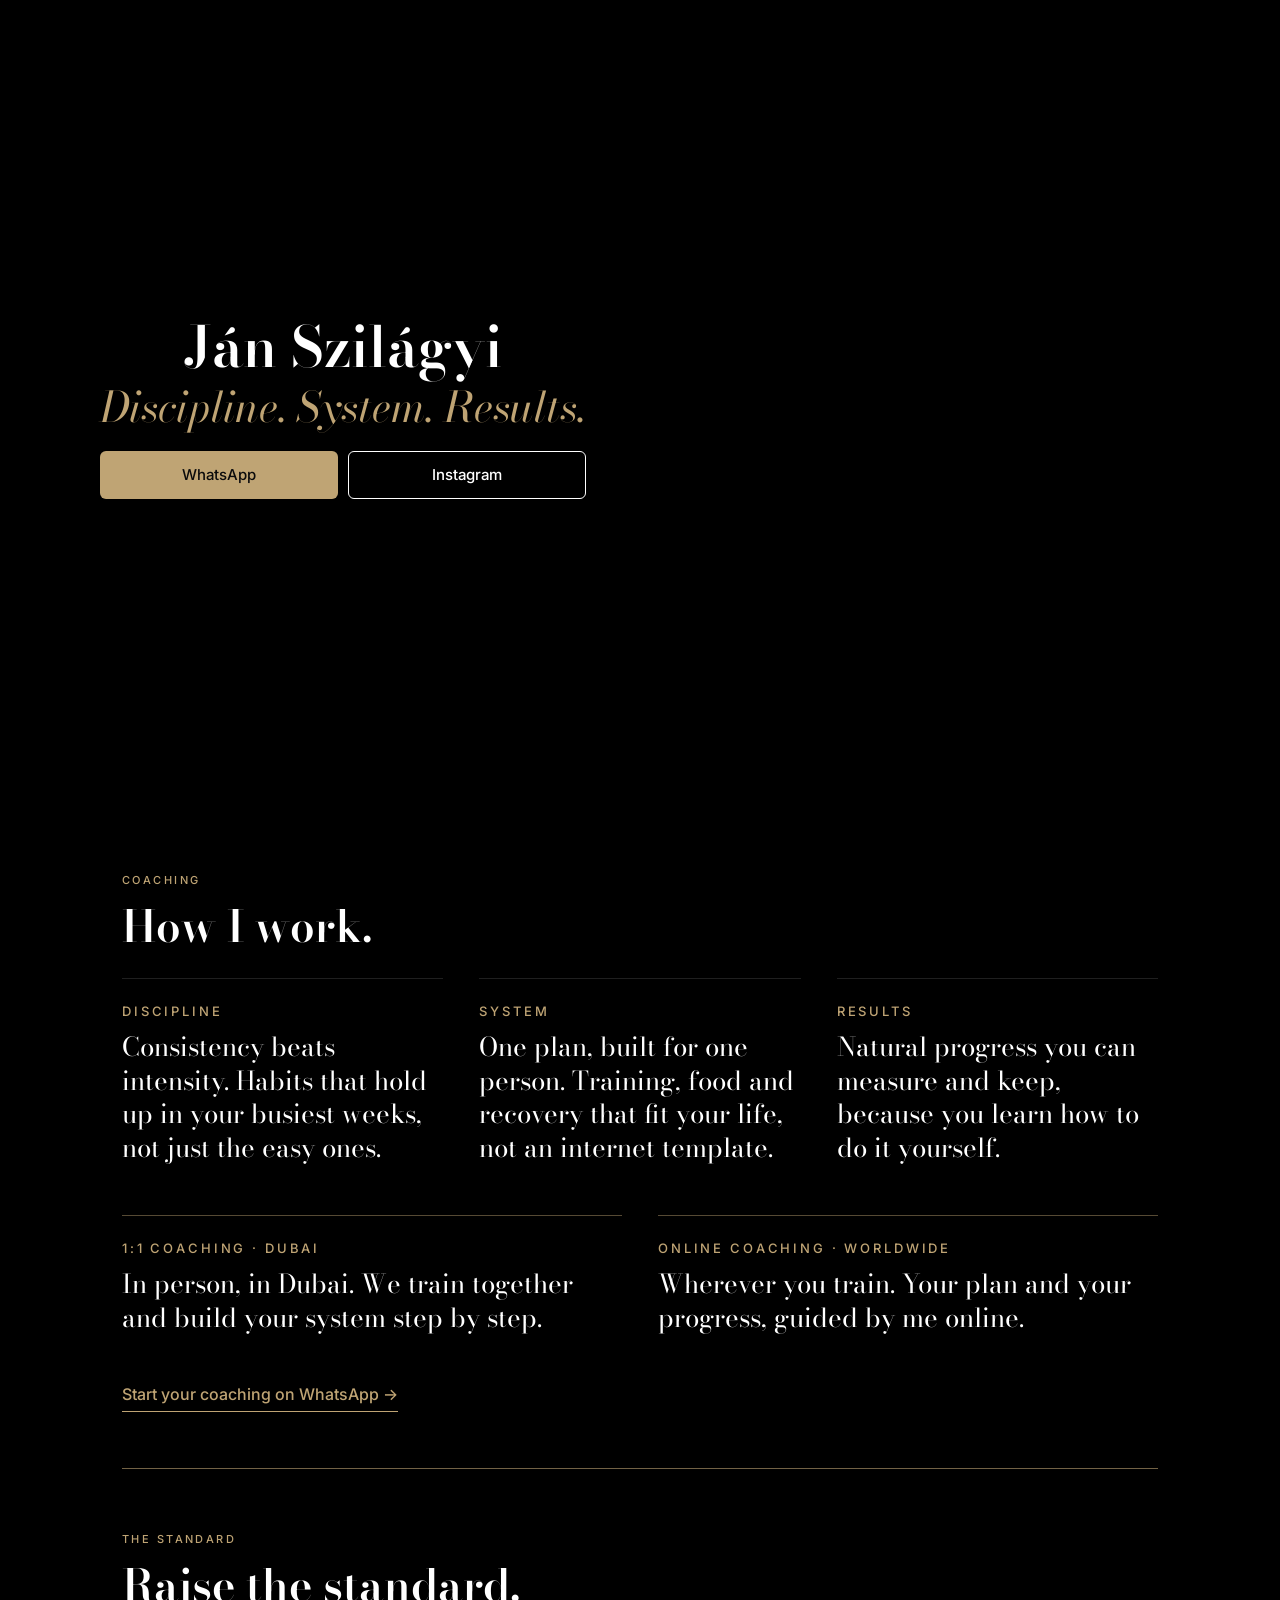
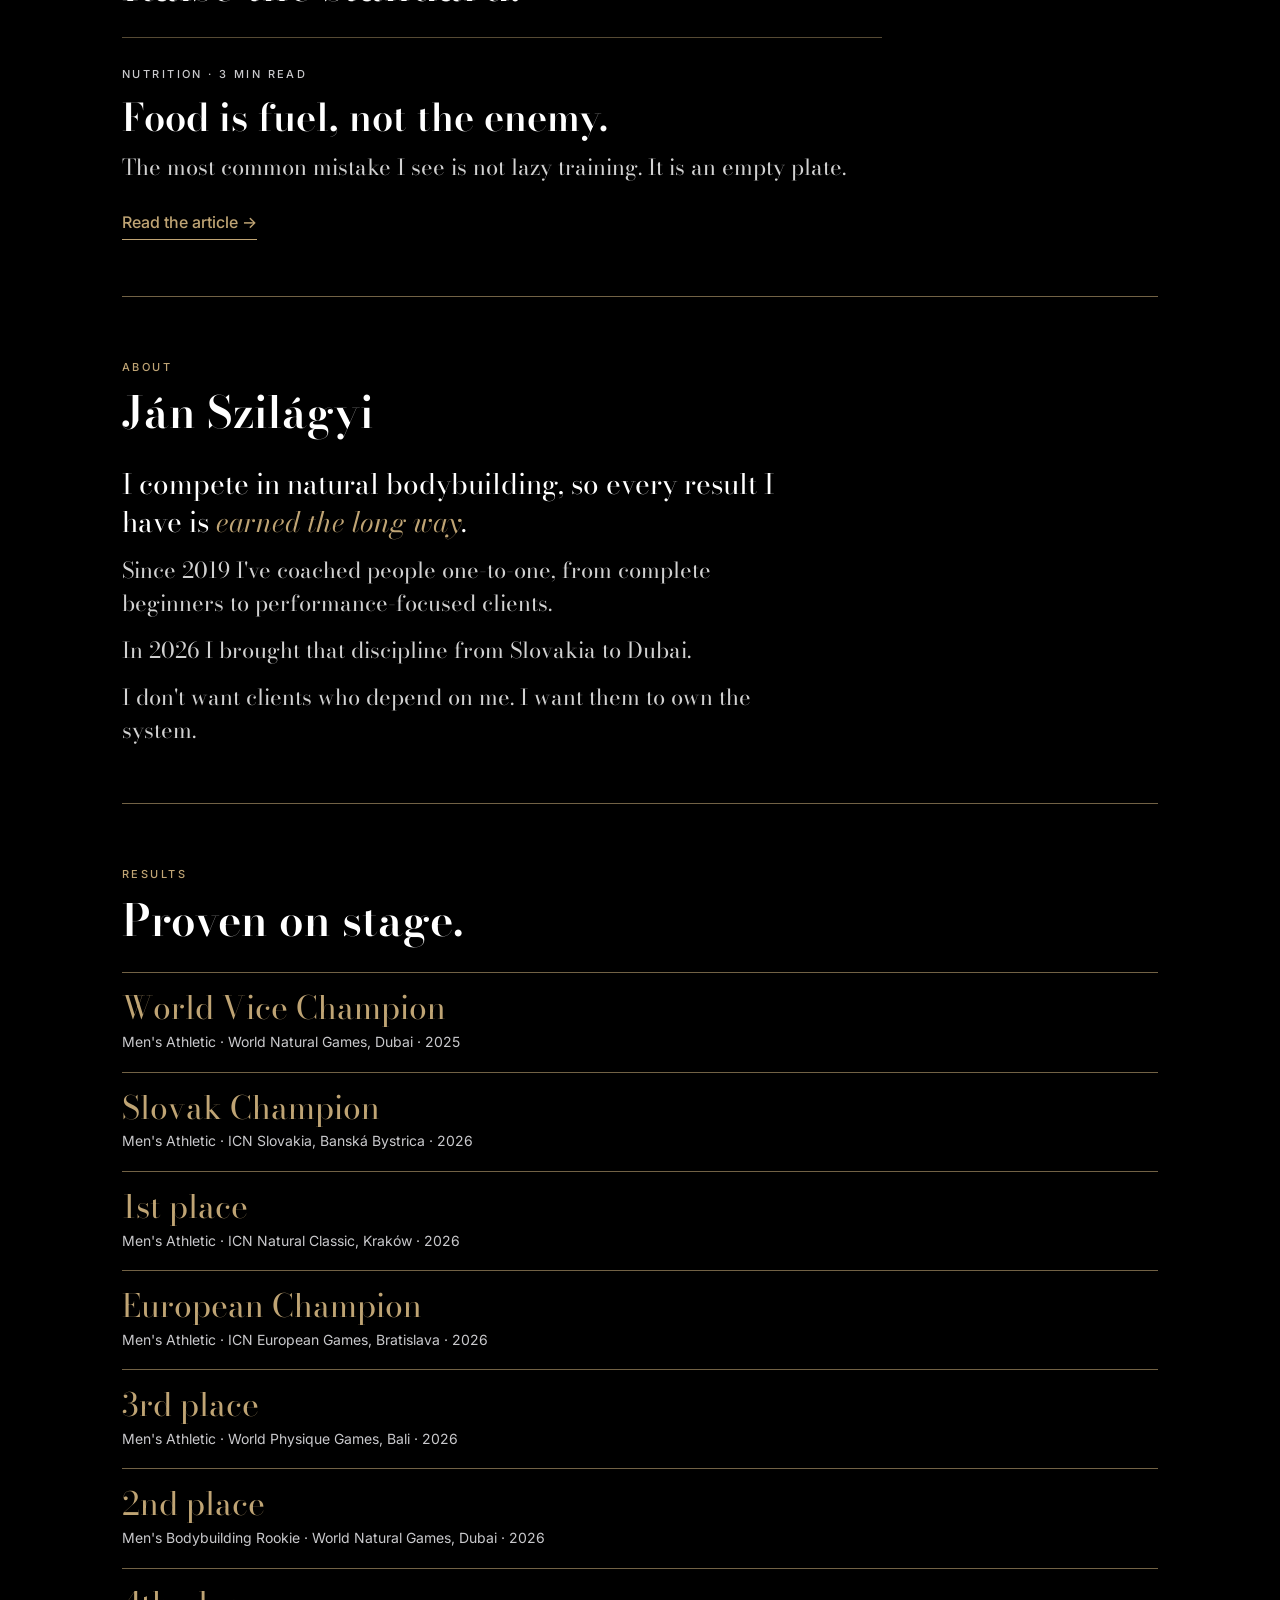
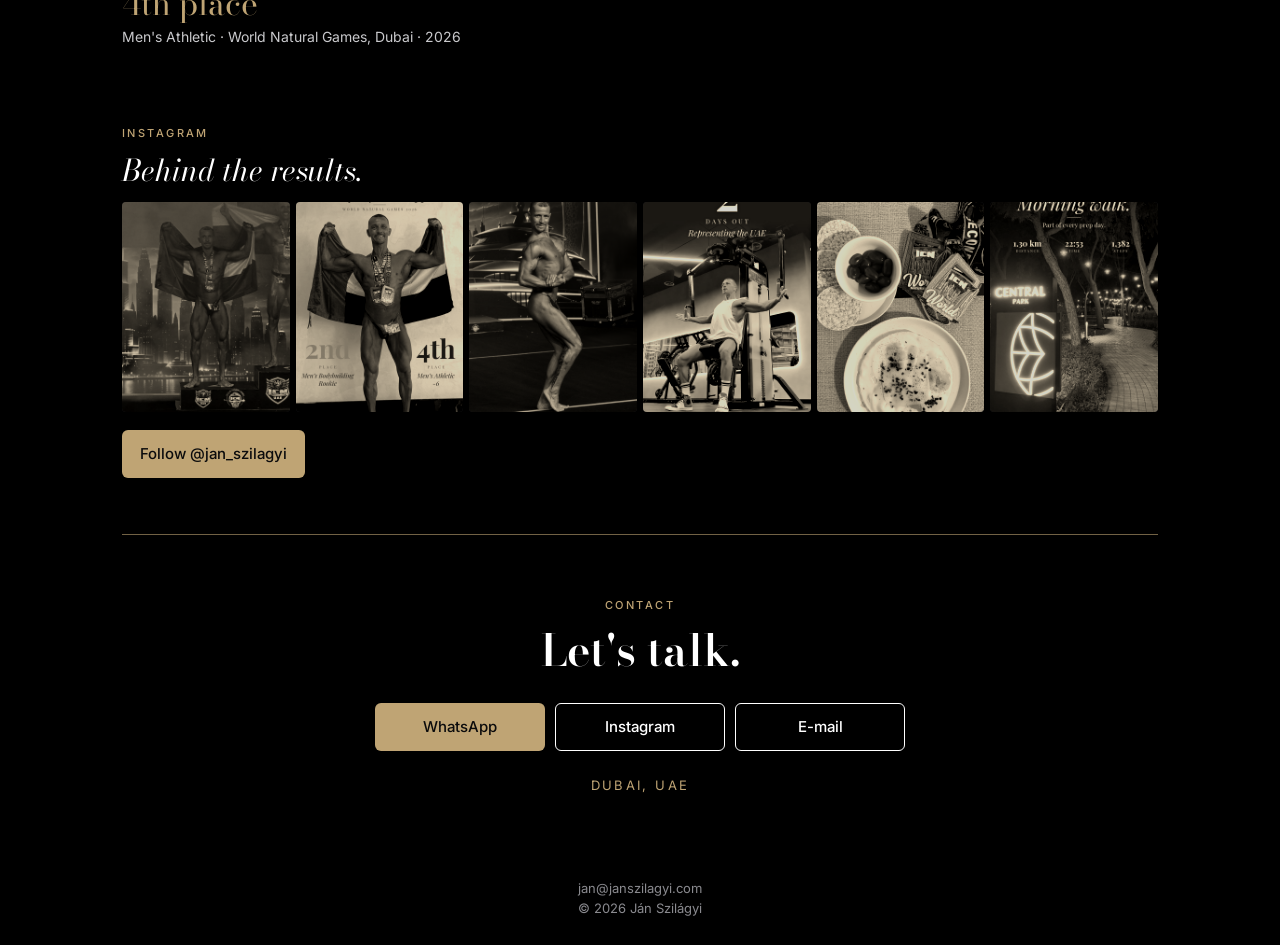
<file: index.html>
<!DOCTYPE html>
<html lang="en">
<head>
<meta charset="UTF-8">
<meta name="viewport" content="width=device-width, initial-scale=1, viewport-fit=cover">
<title>Ján Szilágyi – Natural Athlete, Coach, Mentor | Dubai</title>
<meta name="description" content="Ján Szilágyi – natural bodybuilder, coach and mentor in Dubai, UAE. Discipline. System. Results.">
<meta name="theme-color" content="#0B0B0C">
<meta property="og:title" content="Ján Szilágyi – Natural Athlete, Coach, Mentor">
<meta property="og:description" content="Discipline. System. Results. Dubai, UAE.">
<meta property="og:image" content="https://janszilagyi.com/images/hero.jpg">
<link rel="canonical" href="https://janszilagyi.com/">
<meta property="og:url" content="https://janszilagyi.com/">
<script type="application/ld+json">{"@context": "https://schema.org", "@type": "Person", "name": "Ján Szilágyi", "url": "https://janszilagyi.com/", "image": "https://janszilagyi.com/images/hero.jpg", "jobTitle": "Natural athlete and coach", "address": {"@type": "PostalAddress", "addressLocality": "Dubai", "addressCountry": "AE"}, "sameAs": ["https://instagram.com/jan_szilagyi"]}</script>
<meta property="og:type" content="website">
<link rel="preconnect" href="https://fonts.googleapis.com">
<link rel="preconnect" href="https://fonts.gstatic.com" crossorigin>
<link href="https://fonts.googleapis.com/css2?family=Bodoni+Moda:ital,wght@0,500;0,600;1,400&family=Inter:wght@400;500&display=swap" rel="stylesheet">
<style>
  :root{
    --black:#0B0B0C; --deep:#000000; --white:#FFFFFF;
    --accent:#BFA474;        /* champagne – only key words, lines, main button */
    --accent-dark:#735C38;   /* accent text on light backgrounds */
    --light:#F7F5F2; --ink:#26262A; --muted:#55555A; --soft:#C9C9CC;
    --serif:'Bodoni Moda', Georgia, serif;
    --sans:'Inter', system-ui, -apple-system, sans-serif;
  }
  *{box-sizing:border-box;margin:0;padding:0}
  html{scroll-behavior:smooth}
  body{background:var(--black);color:var(--white);font-family:var(--sans);font-size:16px;line-height:1.6;-webkit-font-smoothing:antialiased}
  img{display:block;max-width:100%}
  a{color:inherit}
  .label{font-size:11px;letter-spacing:.22em;text-transform:uppercase;color:var(--accent);font-weight:500}
  .serif{font-family:var(--serif)}
  .wrap{width:100%;max-width:1080px;margin:0 auto;padding:0 22px}
  section{padding:44px 0} /* jednotný rytmus: 44 px nad aj pod každou šampanskou linkou */
  .results{padding-top:0} /* poradie: Úvod → Coaching → About → Results → Contact */
  .about p:last-child{margin-bottom:0}
  .about,.contact{padding-top:0} /* linka je hneď na začiatku sekcie */

  /* Buttons */
  .btns{display:grid;grid-template-columns:1fr 1fr;gap:10px}
  .btn{display:flex;align-items:center;justify-content:center;min-height:48px;padding:0 18px;border-radius:6px;font-size:15px;font-weight:500;text-decoration:none;transition:opacity .2s}
  .btn:hover{opacity:.85}
  .btn-primary{background:var(--accent);color:var(--black)}
  .btn-outline{border:1px solid var(--white);color:var(--white)}
  .btn-outline-dark{border:1px solid var(--ink);color:var(--ink)}

  /* HERO – M1: full-screen photo, dark band at bottom */
  /* HERO mobil: fotka (Higgsfield outpaint 9:16) sa spodkom rozpúšťa do čiernej, text pod ňou */
  .hero{position:relative;padding:0;background:var(--deep)}
  .hero picture{display:block}
  .hero img{display:block;width:100%;height:auto;max-height:74svh;object-fit:cover;object-position:center top;-webkit-mask-image:linear-gradient(to bottom,#000 62%,transparent 100%);mask-image:linear-gradient(to bottom,#000 62%,transparent 100%)}
  .hero-band{position:relative;z-index:2;width:100%;margin-top:-72px;padding:0 22px 8px}
  .hero h1{font-family:var(--serif);font-weight:600;font-size:clamp(38px,10vw,64px);line-height:1.02;margin:8px 0 6px}
  .hero .tagline{font-family:var(--serif);font-style:italic;font-size:clamp(17px,4.6vw,22px);color:var(--accent);margin-bottom:18px;white-space:nowrap;line-height:1.2}
  .hero .tagline span{display:inline-block} /* veľkosť dorovná skript na celú šírku */

  /* RESULTS */
  .results{background:var(--deep)}
  .results h2,.coaching h2,.standard h2,.about h2,.contact h2{font-family:var(--serif);font-weight:600;font-size:clamp(30px,7vw,44px);line-height:1.1;margin:10px 0 28px}
  .result{border-top:1px solid rgba(191,164,116,.35);padding:18px 0}
  .result:last-of-type{border-bottom:1px solid rgba(191,164,116,.35)}
  .result .title{font-family:var(--serif);font-size:clamp(24px,6vw,32px);color:var(--accent);line-height:1.15}
  .result .meta{font-size:14px;color:var(--soft);margin-top:4px}
  .gallery{display:grid;grid-template-columns:1fr 1fr;gap:8px;margin-top:28px}
  .gallery figure{aspect-ratio:4/5;background:#1c1c1f;overflow:hidden;border-radius:4px}
  .gallery img{width:100%;height:100%;object-fit:cover;transition:transform .5s ease,opacity .3s}
  .gallery a:hover img{transform:scale(1.04);opacity:.9}
  .ig-head{margin-top:52px}
  .ig-title{font-family:var(--serif);font-style:italic;font-size:clamp(22px,5.6vw,30px);line-height:1.2;margin-top:8px}
  /* mobil: Instagram ako vodorovné posúvanie prstom – väčšie príspevky, ďalší vykukuje sprava */
  .gallery.ig{display:flex;gap:8px;margin-top:14px;overflow-x:auto;scroll-snap-type:x mandatory;-webkit-overflow-scrolling:touch;scrollbar-width:none;margin-right:-22px;padding-right:22px}
  .gallery.ig::-webkit-scrollbar{display:none}
  .gallery.ig a{flex:0 0 72%;scroll-snap-align:start}
  .ig-follow{margin-top:18px;width:100%}
  .gallery.ig figure{position:relative}
  /* Jednotný šampanský tón pre IG príspevky; po prejdení myšou plná farba */
  .gallery.ig img{filter:grayscale(1) sepia(.55) brightness(.8) contrast(1.1);transition:filter .5s ease,transform .5s ease}
  .gallery.ig a:hover img,.gallery.ig a:focus-visible img{filter:none}
  .ig-badge{position:absolute;top:8px;right:8px;z-index:1;font-size:11px;color:var(--white);background:rgba(11,11,12,.55);border-radius:50%;width:24px;height:24px;display:flex;align-items:center;justify-content:center}

  /* COACHING */
  .coaching{background:var(--deep)}
  .pillar{padding:22px 0;border-top:1px solid rgba(255,255,255,.12)}
  .pillar h3{font-family:var(--sans);font-size:13px;letter-spacing:.22em;font-weight:500;color:var(--accent);margin-bottom:8px}
  .pillar p{font-family:var(--serif);font-size:clamp(20px,5.2vw,26px);line-height:1.3}
  .offers{margin-top:28px}
  .offers .pillar{border-top-color:rgba(191,164,116,.45)}
  .link-cta{display:inline-flex;align-items:center;gap:8px;margin-top:26px;font-size:16px;font-weight:500;color:var(--accent);text-decoration:none;border-bottom:1px solid var(--accent);padding-bottom:3px}

  /* THE STANDARD – články (blok hneď za Coaching) */
  .standard{background:var(--deep);padding-top:0}
  .post-card{display:block;text-decoration:none;border-top:1px solid rgba(191,164,116,.45);padding-top:22px;max-width:760px}
  .post-meta{font-size:11px;letter-spacing:.22em;text-transform:uppercase;color:var(--soft);font-weight:500}
  .post-title{font-family:var(--serif);font-weight:600;font-size:clamp(26px,6.6vw,38px);line-height:1.15;margin:10px 0 12px;transition:color .3s}
  .post-card:hover .post-title{color:var(--accent)}
  .post-excerpt{font-family:var(--serif);font-size:clamp(19px,4.8vw,22px);line-height:1.5;color:rgba(255,255,255,.82)}

  /* ABOUT */
  /* ABOUT – tmavá ako zvyšok webu; sekcie oddeľuje šampanská linka */
  .about{background:var(--deep);color:var(--white)}
  .standard .wrap::before,.about .wrap::before,.results .wrap::before,.contact .wrap::before{content:"";display:block;height:1px;background:rgba(191,164,116,.6);margin-bottom:44px}
  .about .label{color:var(--accent)}
  .about p{font-family:var(--serif);font-size:clamp(19px,4.8vw,22px);line-height:1.5;color:rgba(255,255,255,.82);margin-bottom:14px;max-width:660px} /* texty v Bodoni ako piliere Coachingu */
  .about p:first-of-type{font-size:clamp(22px,5.6vw,28px);line-height:1.35}
  .about em{color:var(--accent)}
  .about p:first-of-type{color:var(--white)}

  /* CONTACT */
  .contact{background:var(--deep)}
  .contact .wrap{text-align:center}
  .contact .btns{grid-template-columns:1fr;max-width:420px;margin:0 auto}
  .contact .email{margin-top:22px;font-size:15px;color:var(--soft)}
  .contact .place{margin-top:24px;font-size:13px;letter-spacing:.18em;text-transform:uppercase;color:var(--accent)}
  .contact .email a{color:var(--white)}
  footer a{color:inherit;text-decoration:none}
  footer a:hover{color:var(--accent)}
  footer{background:var(--deep);color:#8a8a8f;font-size:13px;text-align:center;padding:26px 22px calc(26px + env(safe-area-inset-bottom))}

  /* COACHING VIDEO LOOP (Higgsfield) – if the file is missing, the section stays black */
  .coaching{position:relative;overflow:hidden}
  .coaching .bg-video{position:absolute;inset:0;width:100%;height:100%;object-fit:cover;z-index:0}
  .coaching::after{content:"";position:absolute;inset:0;background:linear-gradient(to bottom,#000 0,rgba(0,0,0,.72) 90px,rgba(0,0,0,.72) calc(100% - 90px),#000 100%);z-index:1} /* video sa na okrajoch rozpúšťa do čiernej */
  .coaching .wrap{position:relative;z-index:2}

  /* ANIMATIONS */
  @keyframes rise{from{opacity:0;transform:translateY(18px)}to{opacity:1;transform:none}}
  .hero-band > *{opacity:0;animation:rise .9s cubic-bezier(.2,.7,.2,1) forwards}
  .hero-band > *:nth-child(1){animation-delay:.15s}
  .hero-band > *:nth-child(2){animation-delay:.3s}
  .hero-band > *:nth-child(3){animation-delay:.5s}
  .hero-band > *:nth-child(4){animation-delay:.7s}
  .reveal{opacity:0;transform:translateY(22px);transition:opacity .9s cubic-bezier(.2,.7,.2,1),transform .9s cubic-bezier(.2,.7,.2,1)}
  .reveal.visible{opacity:1;transform:none}
  .result{position:relative;border-top:none}
  .result::before{content:"";position:absolute;top:0;left:0;height:1px;width:0;background:rgba(191,164,116,.6);transition:width 1.2s cubic-bezier(.2,.7,.2,1) .2s}
  .result.visible::before{width:100%}
  @media (prefers-reduced-motion: reduce){
    .hero-band > *,.reveal{opacity:1;transform:none;animation:none;transition:none}
    .result::before{width:100%;transition:none}
    .coaching .bg-video{display:none}
  }

  /* MOBIL – úvod: bez „Dubai, UAE“, meno na stred, slogan cez celú šírku */
  @media (max-width:899px){
    .hero-band{margin-top:-44px} /* meno nezasahuje do rúk na fotke */
    .hero h1{text-align:center}
  }

  /* DESKTOP */
  @media (min-width:900px){
    section{padding:56px 0}
    .about,.contact{padding-top:0}
    .standard .wrap::before,.about .wrap::before,.results .wrap::before,.contact .wrap::before{margin-bottom:56px}
    .standard{padding-top:0}
    .hero{min-height:90svh;display:flex;align-items:center}
    /* desktop: široká fotka (Higgsfield outpaint 16:9) cez celú šírku, vľavo a dole sa rozpúšťa do čiernej */
    .hero picture{position:absolute;inset:0}
    .hero img{position:absolute;inset:0;width:100%;height:100%;max-height:none;object-fit:cover;object-position:72% 20%} /* mobilná fotka v plnej veľkosti, vpravo; prechod z čiernej do sivej je zapečený v obrázku */
    .hero-band{width:50%;max-width:none;margin:0;z-index:2;padding:0 56px 0 max(56px,calc((100vw - 1080px)/2));background:transparent}
    /* slogan presne na šírku dvoch tlačidiel (2 × 170 px + 10 px medzera) */
    /* rovnaké rozloženie ako na mobile: blok 500 px – meno na stred, slogan a tlačidlá na celú šírku bloku */
    .hero h1,.hero .tagline,.hero .btns{width:min(500px,38vw)}
    .hero h1{text-align:center;font-size:min(64px,4.4vw)}
    .hero .btns{grid-template-columns:1fr 1fr}
    .hero .btn{width:auto}
    .btns{grid-template-columns:auto auto;justify-content:start}
    .btn{min-width:170px}
    .gallery.ig{display:grid;grid-template-columns:repeat(6,1fr);gap:6px;overflow:visible;margin-right:0;padding-right:0}
    .ig-follow{display:inline-flex;width:auto}
    .pillars{display:grid;grid-template-columns:repeat(3,1fr);gap:36px}
    .offers{grid-template-columns:repeat(2,1fr)}
    .contact .btns{grid-template-columns:auto auto auto;max-width:none;justify-content:center}
  }
</style>
</head>
<body>

<!--
  ÚPRAVY PRED SPUSTENÍM (hľadaj tieto texty):
  - 971586023655     → tvoje číslo WhatsApp bez + a medzier (napr. 971501234567)
  - jan_szilagyi → tvoje meno na Instagrame bez @
  FOTKY (priečinok images/, stačí nahradiť súbor rovnakým názvom):
  - hero.jpg              → úvod, na výšku, pokojný spodok fotky
  - result-1.jpg … 4.jpg  → pódium s medailou, pózovanie, s trofejou/diplomom, WNG 2026
-->

<!-- 1. ÚVOD -->
<header class="hero">
  <picture>
    <source media="(min-width:900px)" srcset="images/hero-desktop.jpg">
    <img src="images/hero-mobile.jpg" alt="Ján Szilágyi, natural bodybuilder" fetchpriority="high">
  </picture>
  <div class="hero-band">
    <h1>Ján Szilágyi</h1>
    <p class="tagline"><span>Discipline. System. Results.</span></p>
    <div class="btns">
      <a class="btn btn-primary" href="https://wa.me/971586023655?text=Hi%20J%C3%A1n%2C%20I%20found%20you%20on%20your%20website." target="_blank" rel="noopener">WhatsApp</a>
      <a class="btn btn-outline" href="https://instagram.com/jan_szilagyi" target="_blank" rel="noopener">Instagram</a>
    </div>
  </div>
</header>

<main>
<!-- 2. VÝSLEDKY -->
<section class="coaching" id="coaching">
  <!-- Higgsfield slučky: video/coaching-loop-mobile.mp4 (9:16) a video/coaching-loop-desktop.mp4 (16:9), bez zvuku -->
  <video class="bg-video" muted loop playsinline preload="none" aria-hidden="true"
         data-mobile="video/coaching-loop-mobile.mp4" data-desktop="video/coaching-loop-desktop.mp4"></video>
  <div class="wrap">
    <span class="label">Coaching</span>
    <h2>How I work.</h2>
    <div class="pillars">
      <div class="pillar">
        <h3>DISCIPLINE</h3>
        <p>Consistency beats intensity. Habits that hold up in your busiest weeks, not just the easy ones.</p>
      </div>
      <div class="pillar">
        <h3>SYSTEM</h3>
        <p>One plan, built for one person. Training, food and recovery that fit your life, not an internet template.</p>
      </div>
      <div class="pillar">
        <h3>RESULTS</h3>
        <p>Natural progress you can measure and keep, because you learn how to do it yourself.</p>
      </div>
    </div>
    <!-- ponuka coachingu (18. 11. 2026 – zladené s IG bio, bez cien) -->
    <div class="pillars offers">
      <div class="pillar">
        <h3>1:1 COACHING · DUBAI</h3>
        <p>In person, in Dubai. We train together and build your system step by step.</p>
      </div>
      <div class="pillar">
        <h3>ONLINE COACHING · WORLDWIDE</h3>
        <p>Wherever you train. Your plan and your progress, guided by me online.</p>
      </div>
    </div>
    <a class="link-cta" href="https://wa.me/971586023655?text=Hi%20J%C3%A1n%2C%20I%27m%20interested%20in%20coaching." target="_blank" rel="noopener">Start your coaching on WhatsApp →</a>
  </div>
</section>

<!-- 3. THE STANDARD (články) -->
<section class="standard" id="the-standard">
  <div class="wrap">
    <span class="label">The Standard</span>
    <h2>Raise the standard.</h2>
    <a class="post-card" href="the-standard/food-is-fuel/">
      <span class="post-meta">Nutrition · 3 min read</span>
      <h3 class="post-title">Food is fuel, not the enemy.</h3>
      <p class="post-excerpt">The most common mistake I see is not lazy training. It is an empty plate.</p>
    </a>
    <a class="link-cta" href="the-standard/food-is-fuel/">Read the article →</a>
  </div>
</section>

<!-- 3. COACHING -->
<section class="about" id="about">
  <div class="wrap">
    <span class="label">About</span>
    <h2>Ján Szilágyi</h2>
    <p>I compete in natural bodybuilding, so every result I have is <em>earned the long way</em>.</p>
    <p>Since 2019 I've coached people one-to-one, from complete beginners to performance-focused clients.</p>
    <p>In 2026 I brought that discipline from Slovakia to Dubai.</p>
    <p>I don't want clients who depend on me. I want them to own the system.</p>
  </div>
</section>

<!-- 4. O MNE -->
<section class="results" id="results">
  <div class="wrap">
    <span class="label">Results</span>
    <h2>Proven on stage.</h2>
    <div class="result">
      <div class="title">World Vice Champion</div>
      <div class="meta">Men's Athletic · World Natural Games, Dubai · 2025</div>
    </div>
    <div class="result">
      <div class="title">Slovak Champion</div>
      <div class="meta">Men's Athletic · ICN Slovakia, Banská Bystrica · 2026</div>
    </div>
    <div class="result">
      <div class="title">1st place</div>
      <div class="meta">Men's Athletic · ICN Natural Classic, Kraków · 2026</div>
    </div>
    <div class="result">
      <div class="title">European Champion</div>
      <div class="meta">Men's Athletic · ICN European Games, Bratislava · 2026</div>
    </div>
    <div class="result">
      <div class="title">3rd place</div>
      <div class="meta">Men's Athletic · World Physique Games, Bali · 2026</div>
    </div>
    <div class="result">
      <div class="title">2nd place</div>
      <div class="meta">Men's Bodybuilding Rookie · World Natural Games, Dubai · 2026</div>
    </div>
    <div class="result">
      <div class="title">4th place</div>
      <div class="meta">Men's Athletic · World Natural Games, Dubai · 2026</div>
    </div>
    <!-- Instagram: živý feed z Behold (feeds.behold.so/uoag7CROTXPtqR7PiiMf), načíta sa skriptom dole.
         Obrázky ig-1..6.jpg sú záloha, ak by feed nebol dostupný. -->
    <div class="ig-head">
      <span class="label">Instagram</span>
      <p class="ig-title">Behind the results.</p>
    </div>
    <div class="gallery ig">
      <a href="https://instagram.com/jan_szilagyi" target="_blank" rel="noopener"><figure><img src="images/ig-1.jpg" alt="Ján on the World Natural Games 2026 podium with the UAE flag" loading="lazy"></figure></a>
      <a href="https://instagram.com/jan_szilagyi" target="_blank" rel="noopener"><figure><img src="images/ig-2.jpg" alt="Thank you post with 2nd and 4th place results" loading="lazy"></figure></a>
      <a href="https://instagram.com/jan_szilagyi" target="_blank" rel="noopener"><figure><img src="images/ig-3.jpg" alt="Ján posing on stage at World Natural Games 2026" loading="lazy"></figure></a>
      <a href="https://instagram.com/jan_szilagyi" target="_blank" rel="noopener"><figure><img src="images/ig-4.jpg" alt="Training two days before the competition" loading="lazy"></figure></a>
      <a href="https://instagram.com/jan_szilagyi" target="_blank" rel="noopener"><figure><img src="images/ig-5.jpg" alt="Post-competition breakfast with medals" loading="lazy"></figure></a>
      <a href="https://instagram.com/jan_szilagyi" target="_blank" rel="noopener"><figure><img src="images/ig-6.jpg" alt="Morning walk in Dubai during peak week" loading="lazy"></figure></a>
    </div>
    <a class="btn btn-primary ig-follow" href="https://instagram.com/jan_szilagyi" target="_blank" rel="noopener">Follow @jan_szilagyi</a>
  </div>
</section>

<!-- 5. KONTAKT -->
<section class="contact" id="contact">
  <div class="wrap">
    <span class="label">Contact</span>
    <h2>Let's talk.</h2>
    <div class="btns">
      <a class="btn btn-primary" href="https://wa.me/971586023655?text=Hi%20J%C3%A1n%2C%20I%20found%20you%20on%20your%20website." target="_blank" rel="noopener">WhatsApp</a>
      <a class="btn btn-outline" href="https://instagram.com/jan_szilagyi" target="_blank" rel="noopener">Instagram</a>
      <a class="btn btn-outline" href="mailto:jan@janszilagyi.com">E-mail</a>
    </div>
    <p class="place">Dubai, UAE</p>
  </div>
</section>
</main>

<footer><a href="mailto:jan@janszilagyi.com">jan@janszilagyi.com</a><br>© 2026 Ján Szilágyi</footer>

<script>
  // Plynulé zjavenie obsahu pri scrollovaní
  document.querySelectorAll('section h2, section .label, .post-card, .result, .gallery figure, .pillar, .link-cta, .about p, .contact .btns, .contact .email')
    .forEach(function(el){ el.classList.add('reveal'); });
  var io = new IntersectionObserver(function(entries){
    entries.forEach(function(e){
      if(e.isIntersecting){ e.target.classList.add('visible'); io.unobserve(e.target); }
    });
  }, {threshold:0.15});
  document.querySelectorAll('.reveal').forEach(function(el, i){
    el.style.transitionDelay = (el.matches('.pillar, .gallery figure') ? (i % 4) * 0.12 : 0) + 's';
    io.observe(el);
  });

  // Živý Instagram feed cez Behold (JSON). Ak zlyhá, ostanú statické obrázky ig-1..6.
  (function(){
    var grid = document.querySelector('.gallery.ig');
    if (!grid || !window.fetch) return;
    fetch('https://feeds.behold.so/uoag7CROTXPtqR7PiiMf')
      .then(function(r){ if(!r.ok) throw 0; return r.json(); })
      .then(function(data){
        var posts = (data.posts || []).slice(0, 6);
        if (posts.length < 3) return;
        grid.innerHTML = '';
        posts.forEach(function(p){
          var s = p.sizes || {};
          var img = (s.medium && s.medium.mediaUrl) || (s.small && s.small.mediaUrl) || p.thumbnailUrl || p.mediaUrl;
          if (!img) return;
          var a = document.createElement('a');
          a.href = p.permalink; a.target = '_blank'; a.rel = 'noopener';
          var alt = (p.prunedCaption || 'Instagram post by @jan_szilagyi').split('\n')[0].slice(0, 120);
          a.innerHTML = '<figure class="reveal visible">' +
            (p.mediaType === 'VIDEO' ? '<span class="ig-badge" aria-hidden="true">▶</span>' : '') +
            '<img loading="lazy" alt="">' + '</figure>';
          var el = a.querySelector('img'); el.src = img; el.alt = alt;
          grid.appendChild(a);
        });
      })
      .catch(function(){});
  })();

  // Video v pozadí sekcie Coaching: verzia podľa šírky obrazovky, spustí sa až keď je sekcia blízko
  var v = document.querySelector('.coaching .bg-video');
  if (v && !window.matchMedia('(prefers-reduced-motion: reduce)').matches) {
    var vio = new IntersectionObserver(function(entries){
      if (!entries[0].isIntersecting) { if (v.src) v.pause(); return; }
      if (!v.src) {
        v.src = window.matchMedia('(min-width: 900px)').matches ? v.dataset.desktop : v.dataset.mobile;
        v.onerror = function(){ v.style.display = 'none'; };
      }
      v.play().catch(function(){});
    }, {rootMargin: '200px 0px'});
    vio.observe(v);
  }
</script>

<script>
/* slogan: slová idú za sebou, písmo sa zväčší presne na šírku tlačidiel */
(function(){var p=document.querySelector('.hero .tagline'),s=p&&p.firstElementChild;if(!s)return;
function fit(){s.style.fontSize='20px';var w=s.getBoundingClientRect().width;if(w)s.style.fontSize=(20*p.clientWidth/w*0.995)+'px';}
fit();if(document.fonts&&document.fonts.ready)document.fonts.ready.then(fit);addEventListener('resize',fit);})();
</script>
</body>
</html>
</file>
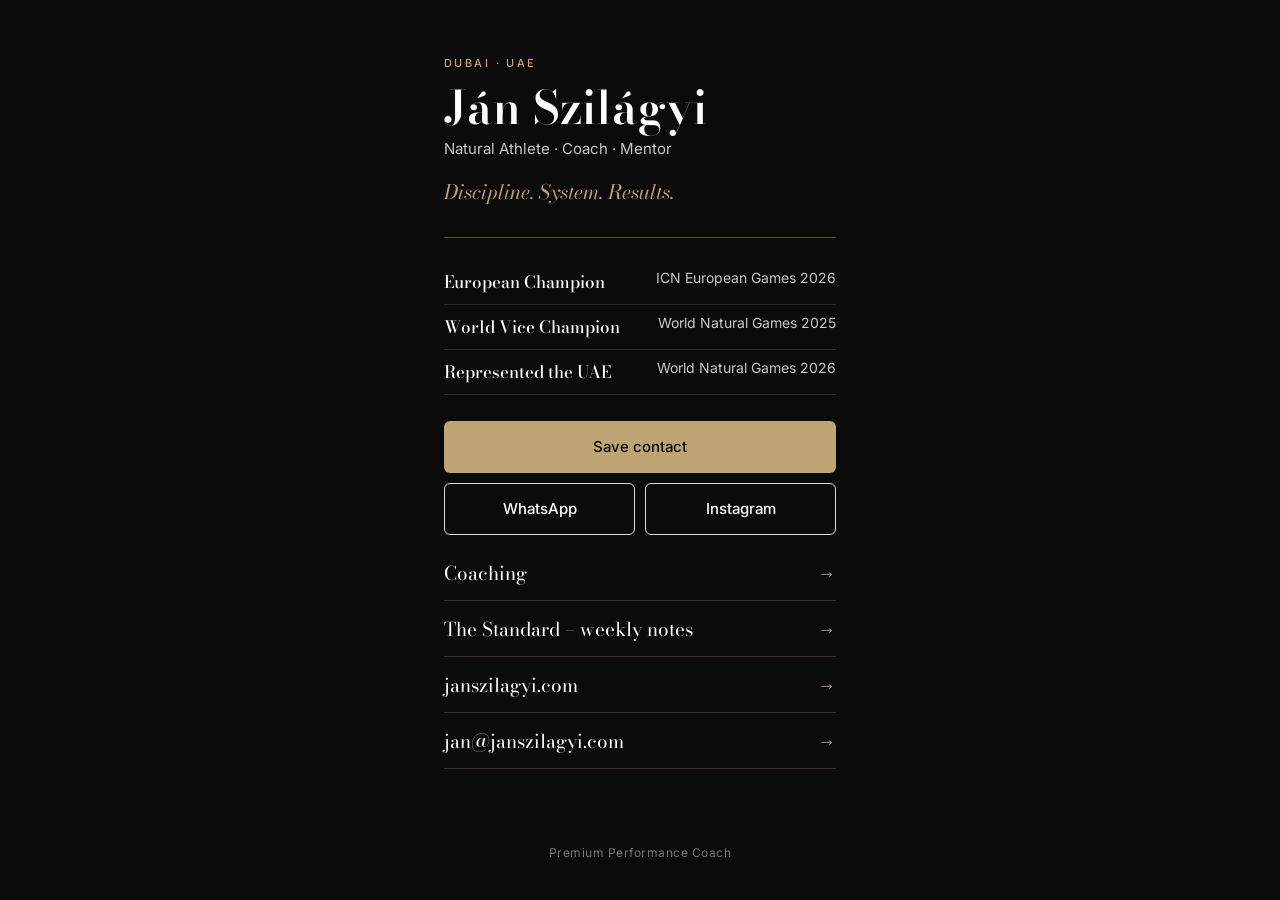
<file: card/index.html>
<!DOCTYPE html>
<html lang="en">
<head>
<meta charset="UTF-8">
<meta name="viewport" content="width=device-width, initial-scale=1, viewport-fit=cover">
<title>Ján Szilágyi – Contact</title>
<meta name="description" content="Ján Szilágyi – natural athlete, coach and mentor in Dubai, UAE.">
<meta name="robots" content="noindex">
<meta name="theme-color" content="#0B0B0C">
<link rel="preconnect" href="https://fonts.googleapis.com">
<link rel="preconnect" href="https://fonts.gstatic.com" crossorigin>
<link href="https://fonts.googleapis.com/css2?family=Bodoni+Moda:ital,wght@0,500;0,600;1,400&family=Inter:wght@400;500&display=swap" rel="stylesheet">
<style>
  :root{--black:#0B0B0C;--white:#FFFFFF;--accent:#BFA474;--soft:#C9C9CC;
    --serif:'Bodoni Moda',Georgia,serif;--sans:'Inter',system-ui,-apple-system,sans-serif}
  *{box-sizing:border-box;margin:0;padding:0}
  body{background:var(--black);color:var(--white);font-family:var(--sans);-webkit-font-smoothing:antialiased;min-height:100svh;display:flex;justify-content:center}
  main{width:100%;max-width:440px;padding:56px 24px 40px;display:flex;flex-direction:column}
  .label{font-size:11px;letter-spacing:.22em;text-transform:uppercase;color:var(--accent);font-weight:500}
  h1{font-family:var(--serif);font-weight:600;font-size:46px;line-height:1.02;margin:14px 0 8px}
  .role{font-size:15px;color:var(--soft)}
  .tagline{font-family:var(--serif);font-style:italic;color:var(--accent);font-size:20px;margin:18px 0 26px}
  .line{height:1px;background:rgba(191,164,116,.45);margin:4px 0 22px}
  .proof{list-style:none;margin-bottom:26px}
  .proof li{display:flex;justify-content:space-between;gap:12px;padding:9px 0;border-bottom:1px solid rgba(191,164,116,.2);font-size:14px}
  .proof b{font-family:var(--serif);font-weight:500;font-size:17px;color:var(--white)}
  .proof span{color:var(--soft);text-align:right}
  .btn{display:flex;align-items:center;justify-content:center;min-height:52px;border-radius:6px;font-size:15px;font-weight:500;text-decoration:none;margin-bottom:10px}
  .primary{background:var(--accent);color:var(--black)}
  .outline{border:1px solid rgba(255,255,255,.85);color:var(--white)}
  .grid{display:grid;grid-template-columns:1fr 1fr;gap:10px}
  .grid .btn{margin-bottom:0}
  .links{margin-top:24px;display:flex;flex-direction:column;gap:14px}
  .links a{color:var(--white);text-decoration:none;font-family:var(--serif);font-size:19px;display:flex;justify-content:space-between;border-bottom:1px solid rgba(191,164,116,.25);padding-bottom:12px}
  .links a::after{content:"→";color:var(--accent)}
  footer{margin-top:auto;padding-top:34px;font-size:12px;color:#77777c;text-align:center;letter-spacing:.04em}
</style>
</head>
<body>
<main>
  <span class="label">Dubai · UAE</span>
  <h1>Ján Szilágyi</h1>
  <p class="role">Natural Athlete · Coach · Mentor</p>
  <p class="tagline">Discipline. System. Results.</p>
  <div class="line"></div>
  <ul class="proof">
    <li><b>European Champion</b><span>ICN European Games 2026</span></li>
    <li><b>World Vice Champion</b><span>World Natural Games 2025</span></li>
    <li><b>Represented the UAE</b><span>World Natural Games 2026</span></li>
  </ul>
  <a class="btn primary" href="/card/jan-szilagyi.vcf">Save contact</a>
  <div class="grid">
    <a class="btn outline" href="https://wa.me/971586023655?text=Hi%20J%C3%A1n%2C%20great%20to%20meet%20you." target="_blank" rel="noopener">WhatsApp</a>
    <a class="btn outline" href="https://instagram.com/jan_szilagyi" target="_blank" rel="noopener">Instagram</a>
  </div>
  <nav class="links">
    <a href="/#coaching">Coaching</a>
    <a href="/the-standard/">The Standard – weekly notes</a>
    <a href="/">janszilagyi.com</a>
    <a href="mailto:jan@janszilagyi.com">jan@janszilagyi.com</a>
  </nav>
  <footer>Premium Performance Coach</footer>
</main>
</body>
</html>
</file>
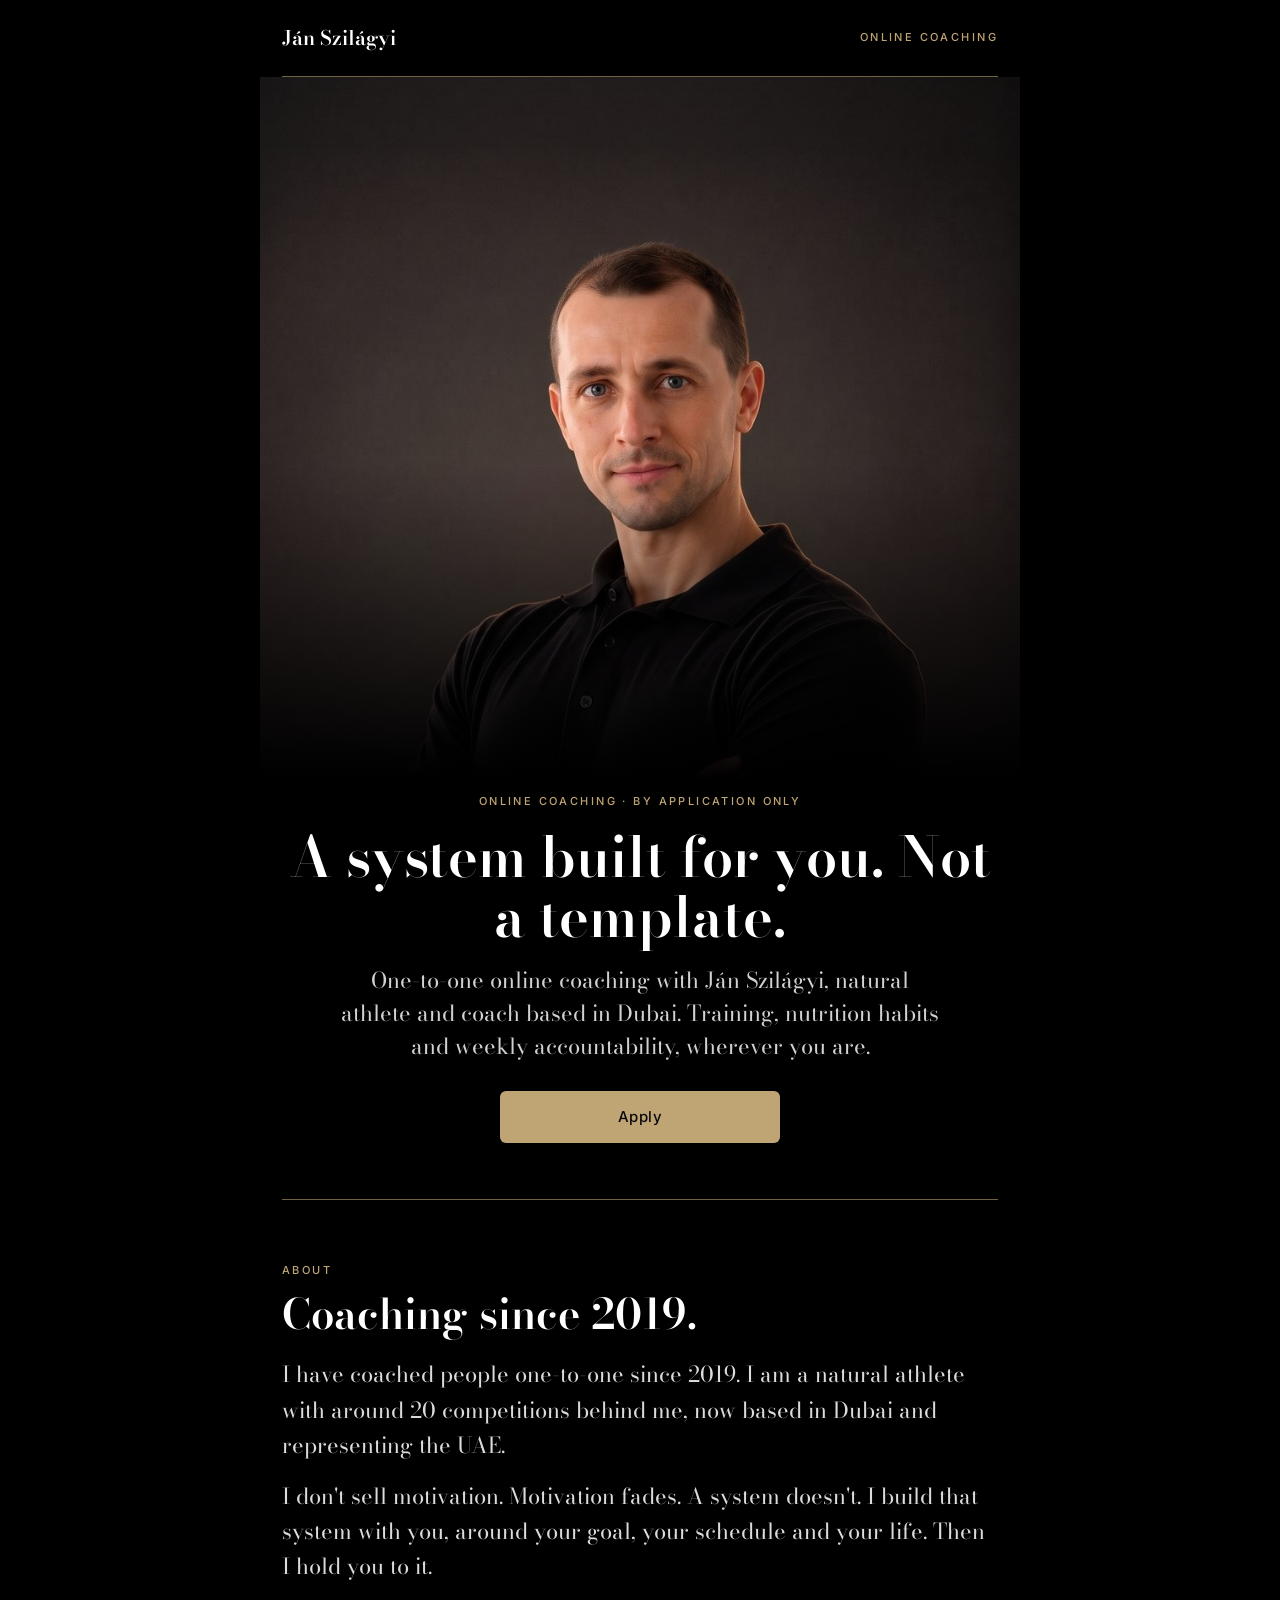
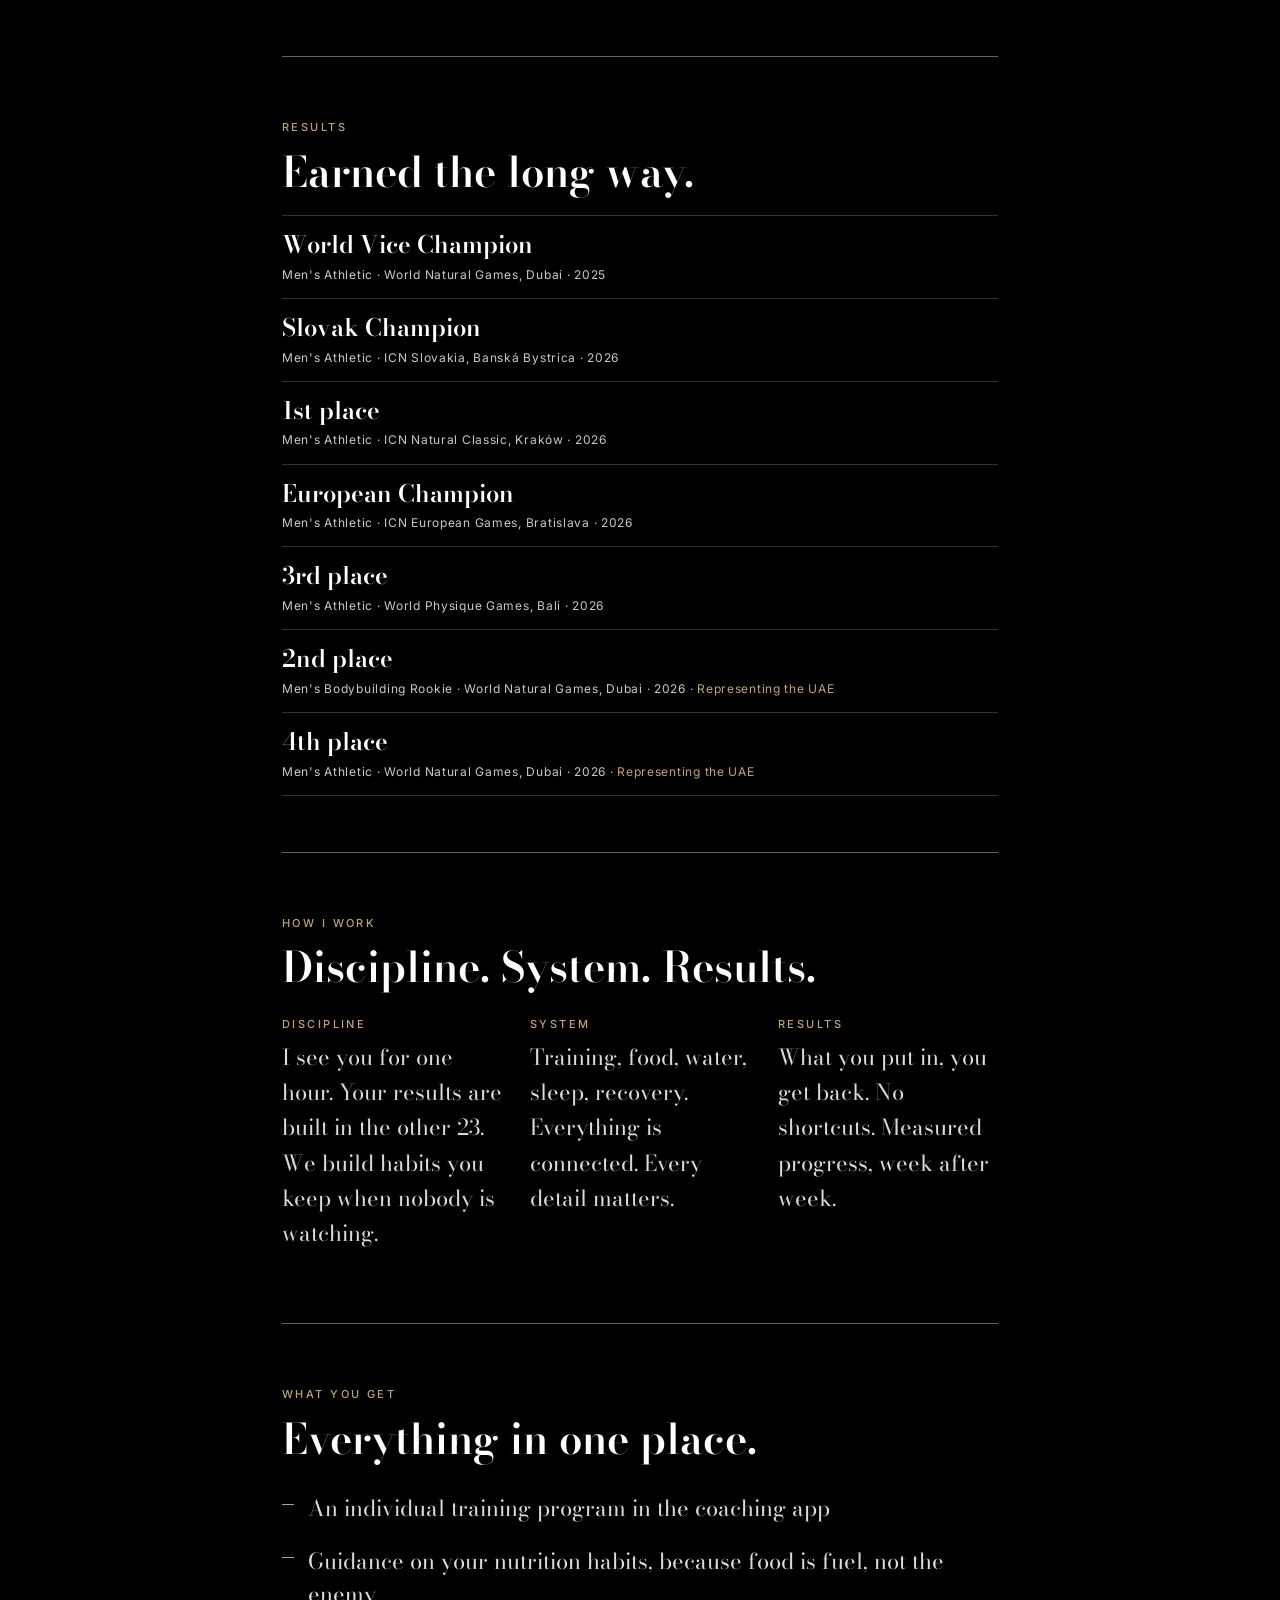
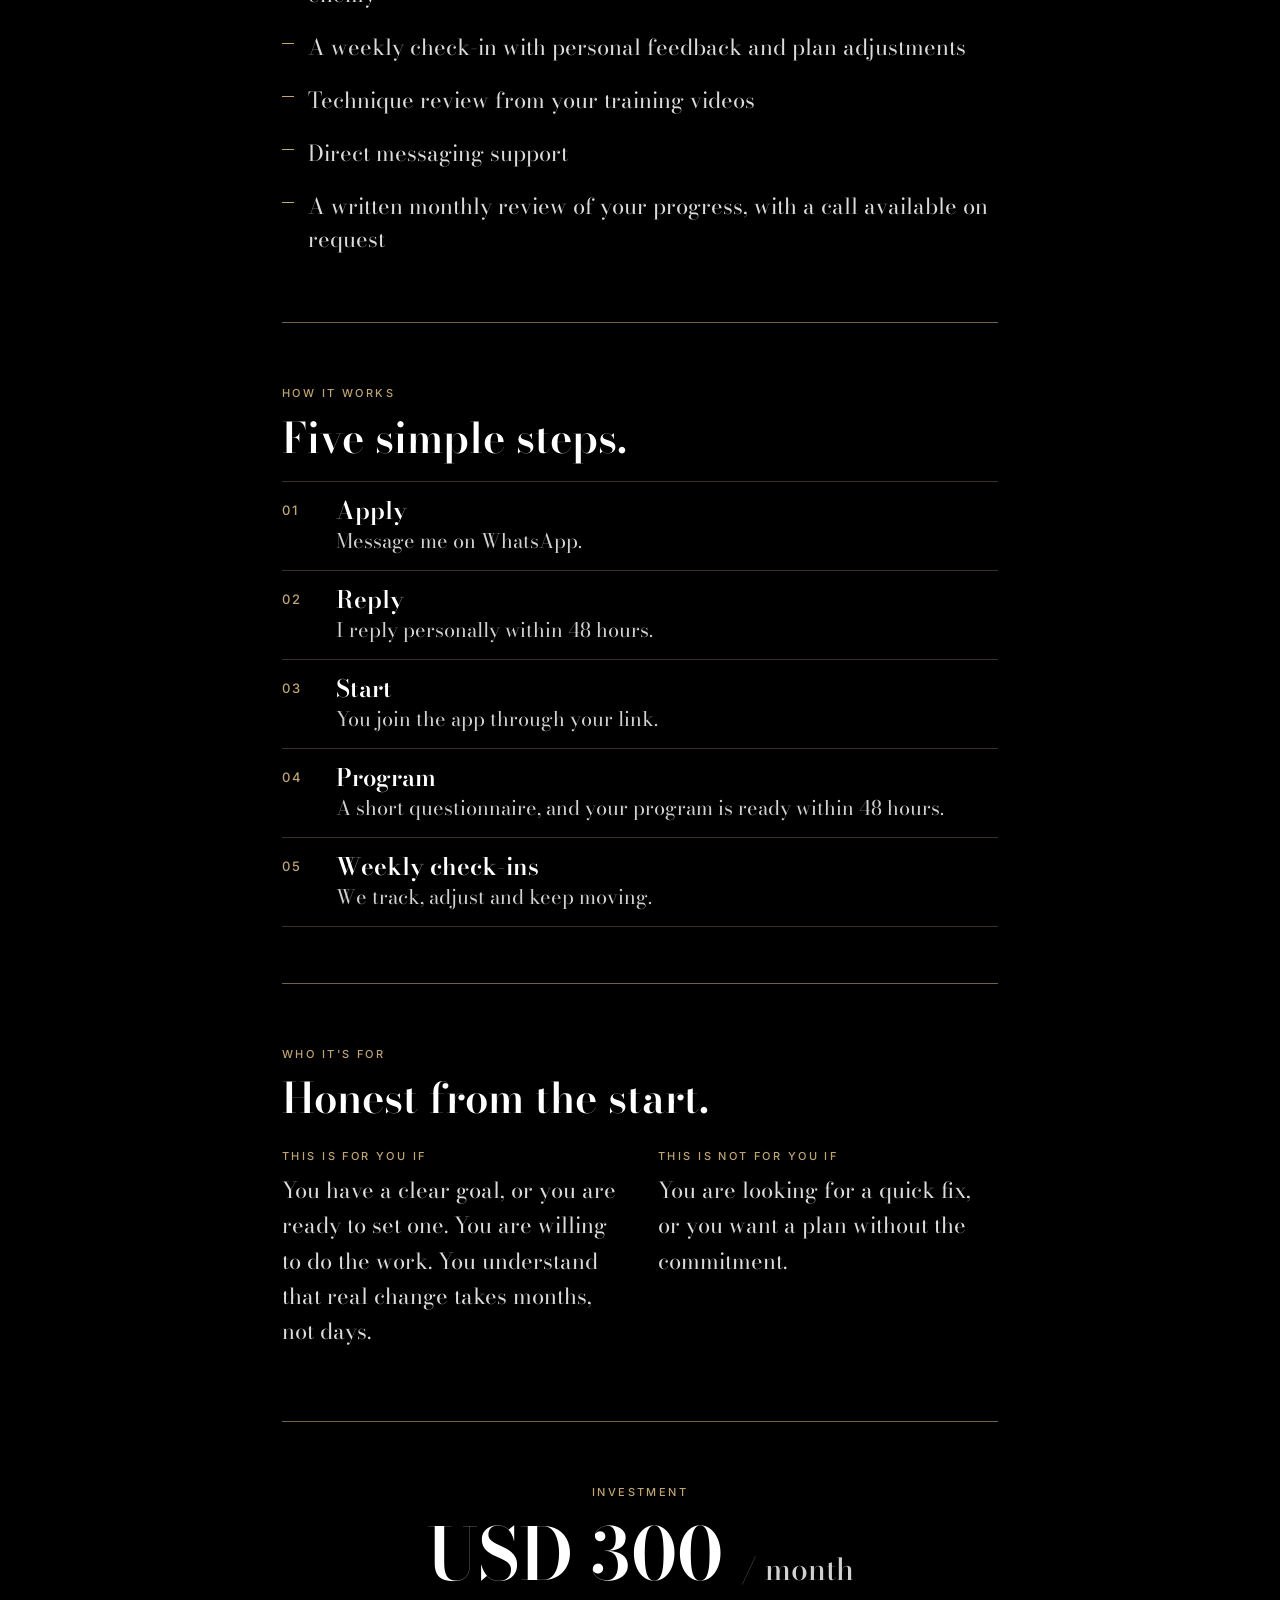
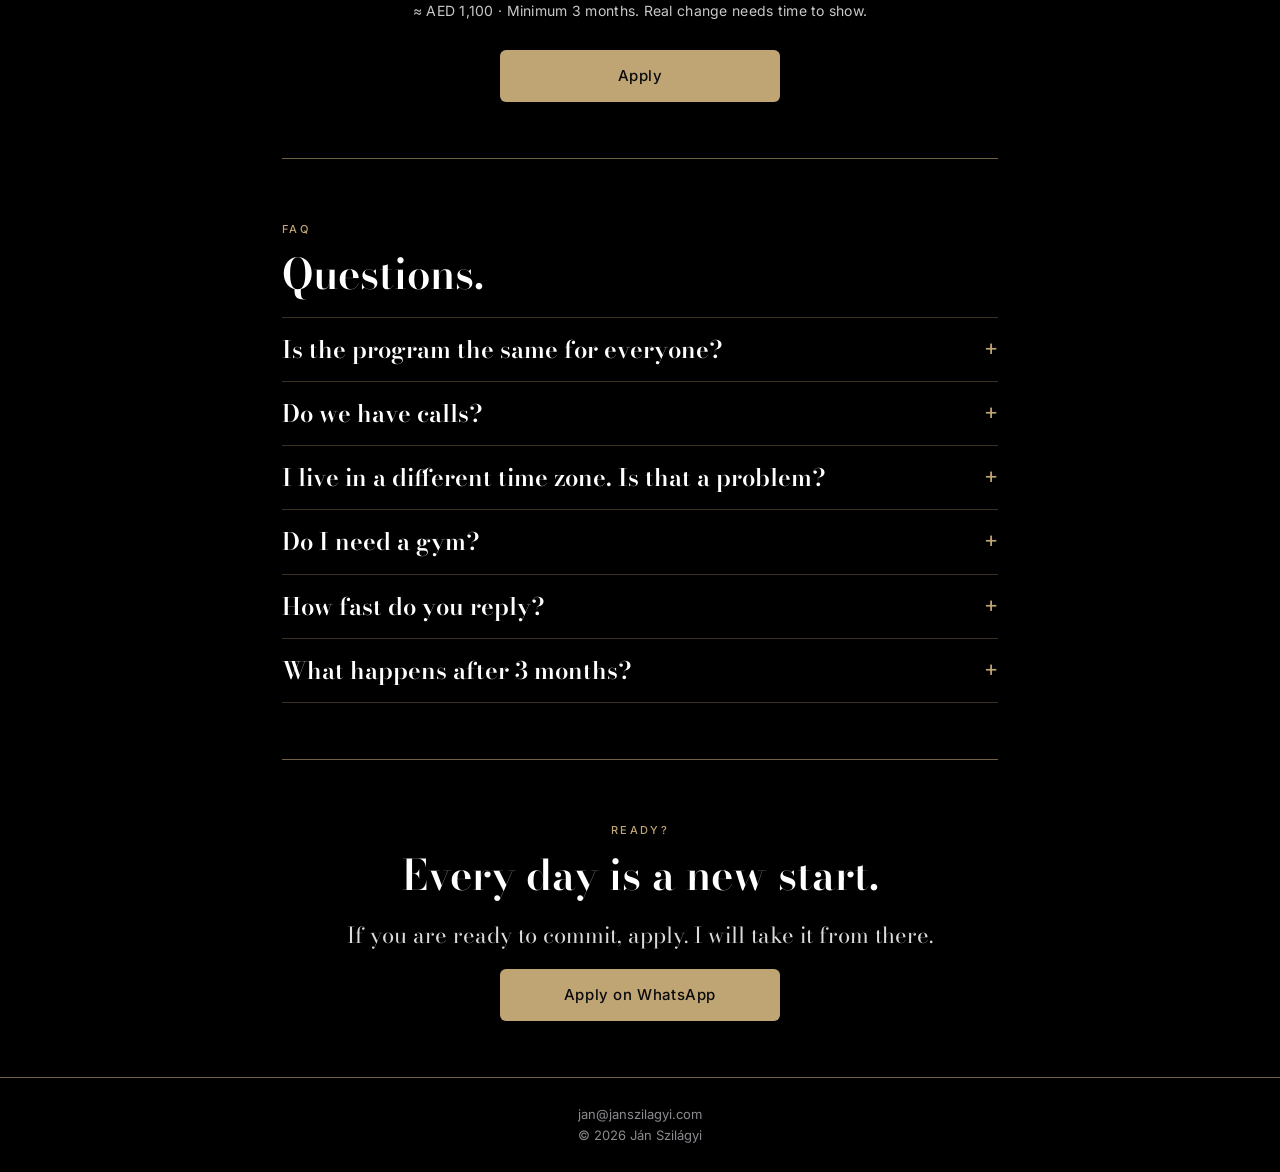
<file: online-coaching/index.html>
<!DOCTYPE html>
<html lang="en">
<head>
<meta charset="UTF-8">
<meta name="viewport" content="width=device-width, initial-scale=1, viewport-fit=cover">
<title>Online Coaching – Ján Szilágyi</title>
<!-- Skrytá stránka: nie je v menu, otvára sa len cez odkaz. Vyhľadávače ju neindexujú. -->
<meta name="robots" content="noindex, nofollow">
<meta name="description" content="One-to-one online coaching with Ján Szilágyi, natural athlete and coach based in Dubai.">
<meta name="theme-color" content="#000000">
<meta property="og:title" content="Online Coaching – Ján Szilágyi">
<meta property="og:description" content="A system built for you. Not a template.">
<meta property="og:image" content="https://janszilagyi.com/images/hero.jpg">
<meta property="og:type" content="website">
<link rel="preconnect" href="https://fonts.googleapis.com">
<link rel="preconnect" href="https://fonts.gstatic.com" crossorigin>
<link href="https://fonts.googleapis.com/css2?family=Bodoni+Moda:ital,wght@0,500;0,600;1,400&family=Inter:wght@400;500&display=swap" rel="stylesheet">
<link rel="stylesheet" href="coaching.css">
</head>
<body>
<div class="wrap">
  <nav class="topbar">
    <a class="home" href="/">Ján Szilágyi</a>
    <span class="label">Online Coaching</span>
  </nav>
</div>

<!-- 1 · Úvod -->
<div class="hero"><img src="/images/hero-mobile.jpg" alt="Ján Szilágyi"></div>
<div class="wrap">
  <header class="intro">
    <span class="label">Online Coaching · By application only</span>
    <h1>A system built for you. Not a template.</h1>
    <p>One-to-one online coaching with Ján Szilágyi, natural athlete and coach based in Dubai. Training, nutrition habits and weekly accountability, wherever you are.</p>
    <a class="btn" href="https://wa.me/971586023655?text=Hi%20J%C3%A1n%2C%20I%27d%20like%20to%20apply%20for%20online%20coaching." target="_blank" rel="noopener">Apply</a>
  </header>

  <!-- 2 · Kto som -->
  <section class="block">
    <span class="label">About</span>
    <h2>Coaching since 2019.</h2>
    <p>I have coached people one-to-one since 2019. I am a natural athlete with around 20 competitions behind me, now based in Dubai and representing the UAE.</p>
    <p>I don't sell motivation. Motivation fades. A system doesn't. I build that system with you, around your goal, your schedule and your life. Then I hold you to it.</p>
  </section>

  <!-- 3 · Výsledky (rovnaké ako na hlavnej stránke) -->
  <section class="block">
    <span class="label">Results</span>
    <h2>Earned the long way.</h2>
    <ul class="results">
      <li><span class="title">World Vice Champion</span><span class="meta">Men's Athletic · World Natural Games, Dubai · 2025</span></li>
      <li><span class="title">Slovak Champion</span><span class="meta">Men's Athletic · ICN Slovakia, Banská Bystrica · 2026</span></li>
      <li><span class="title">1st place</span><span class="meta">Men's Athletic · ICN Natural Classic, Kraków · 2026</span></li>
      <li><span class="title">European Champion</span><span class="meta">Men's Athletic · ICN European Games, Bratislava · 2026</span></li>
      <li><span class="title">3rd place</span><span class="meta">Men's Athletic · World Physique Games, Bali · 2026</span></li>
      <li><span class="title">2nd place</span><span class="meta">Men's Bodybuilding Rookie · World Natural Games, Dubai · 2026 · <span class="uae">Representing the UAE</span></span></li>
      <li><span class="title">4th place</span><span class="meta">Men's Athletic · World Natural Games, Dubai · 2026 · <span class="uae">Representing the UAE</span></span></li>
    </ul>
  </section>

  <!-- 4 · Ako pracujem -->
  <section class="block">
    <span class="label">How I work</span>
    <h2>Discipline. System. Results.</h2>
    <div class="pillars">
      <div class="pillar"><span class="label">Discipline</span><p>I see you for one hour. Your results are built in the other 23. We build habits you keep when nobody is watching.</p></div>
      <div class="pillar"><span class="label">System</span><p>Training, food, water, sleep, recovery. Everything is connected. Every detail matters.</p></div>
      <div class="pillar"><span class="label">Results</span><p>What you put in, you get back. No shortcuts. Measured progress, week after week.</p></div>
    </div>
  </section>

  <!-- 5 · Čo dostaneš -->
  <section class="block">
    <span class="label">What you get</span>
    <h2>Everything in one place.</h2>
    <ul class="list">
      <li>An individual training program in the coaching app</li>
      <li>Guidance on your nutrition habits, because food is fuel, not the enemy</li>
      <li>A weekly check-in with personal feedback and plan adjustments</li>
      <li>Technique review from your training videos</li>
      <li>Direct messaging support</li>
      <li>A written monthly review of your progress, with a call available on request</li>
    </ul>
  </section>

  <!-- 6 · Ako spolupráca prebieha -->
  <section class="block">
    <span class="label">How it works</span>
    <h2>Five simple steps.</h2>
    <ol class="steps">
      <li><span class="num">01</span><div><div class="step-title">Apply</div><div class="step-text">Message me on WhatsApp.</div></div></li>
      <li><span class="num">02</span><div><div class="step-title">Reply</div><div class="step-text">I reply personally within 48 hours.</div></div></li>
      <li><span class="num">03</span><div><div class="step-title">Start</div><div class="step-text">You join the app through your link.</div></div></li>
      <li><span class="num">04</span><div><div class="step-title">Program</div><div class="step-text">A short questionnaire, and your program is ready within 48 hours.</div></div></li>
      <li><span class="num">05</span><div><div class="step-title">Weekly check-ins</div><div class="step-text">We track, adjust and keep moving.</div></div></li>
    </ol>
  </section>

  <!-- 7 · Pre koho -->
  <section class="block">
    <span class="label">Who it's for</span>
    <h2>Honest from the start.</h2>
    <div class="fit">
      <div><span class="label">This is for you if</span><p>You have a clear goal, or you are ready to set one. You are willing to do the work. You understand that real change takes months, not days.</p></div>
      <div><span class="label">This is not for you if</span><p>You are looking for a quick fix, or you want a plan without the commitment.</p></div>
    </div>
  </section>

  <!-- 8 · Cena -->
  <section class="block price">
    <span class="label">Investment</span>
    <div class="amount">USD 300 <span>/ month</span></div>
    <p class="note">≈ AED 1,100 · Minimum 3 months. Real change needs time to show.</p>
    <a class="btn" href="https://wa.me/971586023655?text=Hi%20J%C3%A1n%2C%20I%27d%20like%20to%20apply%20for%20online%20coaching." target="_blank" rel="noopener">Apply</a>
  </section>

  <!-- 9 · FAQ -->
  <section class="block faq">
    <span class="label">FAQ</span>
    <h2>Questions.</h2>
    <details><summary>Is the program the same for everyone?</summary><p>No. Every person is unique, so every plan is built for one person.</p></details>
    <details><summary>Do we have calls?</summary><p>Coaching runs through the app and messages. If you'd like a call, just ask.</p></details>
    <details><summary>I live in a different time zone. Is that a problem?</summary><p>No. Everything runs through the app and messages, so time zones don't matter.</p></details>
    <details><summary>Do I need a gym?</summary><p>Yes. Online coaching is built for training in a gym, with full equipment.</p></details>
    <details><summary>How fast do you reply?</summary><p>Within 24 hours on weekdays.</p></details>
    <details><summary>What happens after 3 months?</summary><p>You continue month to month, or we finish. Your decision.</p></details>
  </section>

  <!-- 10 · Záver -->
  <section class="block closing">
    <span class="label">Ready?</span>
    <h2>Every day is a new start.</h2>
    <p>If you are ready to commit, apply. I will take it from there.</p>
    <a class="btn" href="https://wa.me/971586023655?text=Hi%20J%C3%A1n%2C%20I%27d%20like%20to%20apply%20for%20online%20coaching." target="_blank" rel="noopener">Apply on WhatsApp</a>
  </section>
</div>
<footer><a href="mailto:jan@janszilagyi.com">jan@janszilagyi.com</a><br>© 2026 Ján Szilágyi</footer>
</body>
</html>
</file>
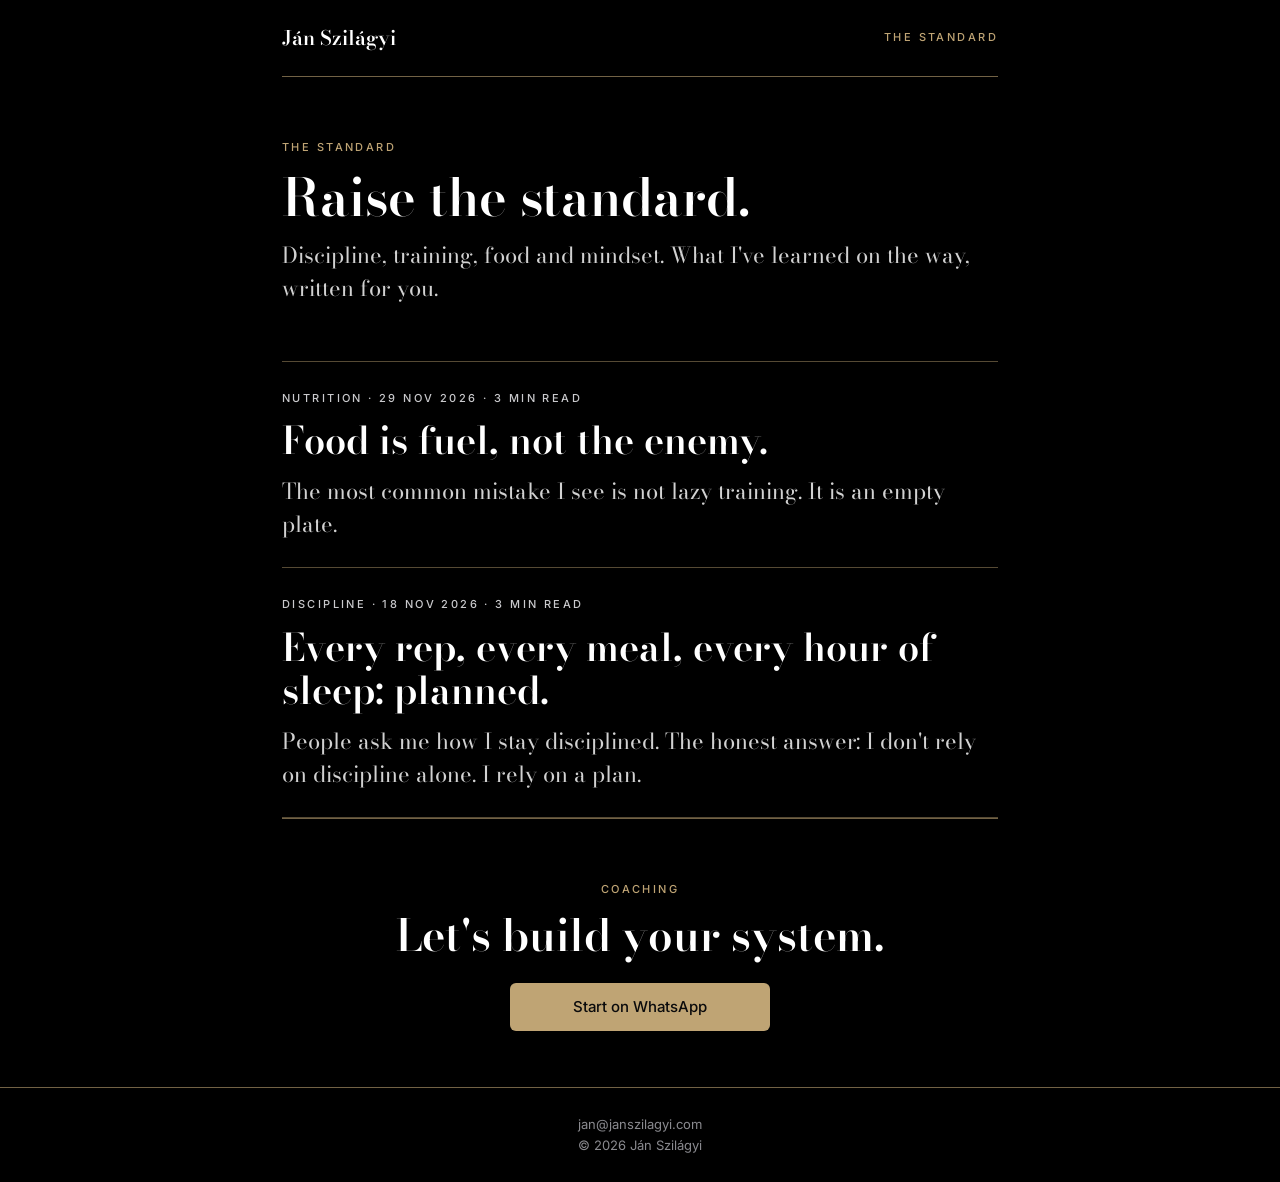
<file: the-standard/index.html>
<!DOCTYPE html>
<html lang="en">
<head>
<meta charset="UTF-8">
<meta name="viewport" content="width=device-width, initial-scale=1, viewport-fit=cover">
<title>The Standard – Ján Szilágyi</title>
<meta name="description" content="The Standard – thoughts on discipline, training, food and mindset by Ján Szilágyi, natural athlete and coach in Dubai.">
<meta name="theme-color" content="#000000">
<meta property="og:title" content="The Standard – Ján Szilágyi">
<meta property="og:description" content="Thoughts on discipline, training, food and mindset.">
<meta property="og:image" content="https://janszilagyi.com/images/hero.jpg">
<link rel="canonical" href="https://janszilagyi.com/the-standard/">
<meta property="og:url" content="https://janszilagyi.com/the-standard/">
<meta property="og:type" content="website">
<link rel="preconnect" href="https://fonts.googleapis.com">
<link rel="preconnect" href="https://fonts.gstatic.com" crossorigin>
<link href="https://fonts.googleapis.com/css2?family=Bodoni+Moda:ital,wght@0,500;0,600;1,400&family=Inter:wght@400;500&display=swap" rel="stylesheet">
<link rel="stylesheet" href="standard.css">
</head>
<body>
<div class="wrap">
  <nav class="topbar">
    <a class="home" href="/">Ján Szilágyi</a>
    <a class="label" href="/the-standard/">The Standard</a>
  </nav>

  <header class="intro">
    <span class="label">The Standard</span>
    <h1>Raise the standard.</h1>
    <p>Discipline, training, food and mindset. What I've learned on the way, written for you.</p>
  </header>

  <main>
    <!-- Nový článok pridať NAVRCH zoznamu -->
    <a class="post-card" href="food-is-fuel/">
      <span class="post-meta">Nutrition · 29 Nov 2026 · 3 min read</span>
      <h2 class="post-title">Food is fuel, not the enemy.</h2>
      <p class="post-excerpt">The most common mistake I see is not lazy training. It is an empty plate.</p>
    </a>
    <a class="post-card" href="every-rep-every-meal-planned/">
      <span class="post-meta">Discipline · 18 Nov 2026 · 3 min read</span>
      <h2 class="post-title">Every rep, every meal, every hour of sleep: planned.</h2>
      <p class="post-excerpt">People ask me how I stay disciplined. The honest answer: I don't rely on discipline alone. I rely on a plan.</p>
    </a>
  </main>

  <section class="cta">
    <span class="label">Coaching</span>
    <h2>Let's build your system.</h2>
    <a class="btn" href="https://wa.me/971586023655?text=Hi%20J%C3%A1n%2C%20I%27m%20interested%20in%20coaching." target="_blank" rel="noopener">Start on WhatsApp</a>
  </section>
</div>
<footer><a href="mailto:jan@janszilagyi.com">jan@janszilagyi.com</a><br>© 2026 Ján Szilágyi</footer>
</body>
</html>
</file>
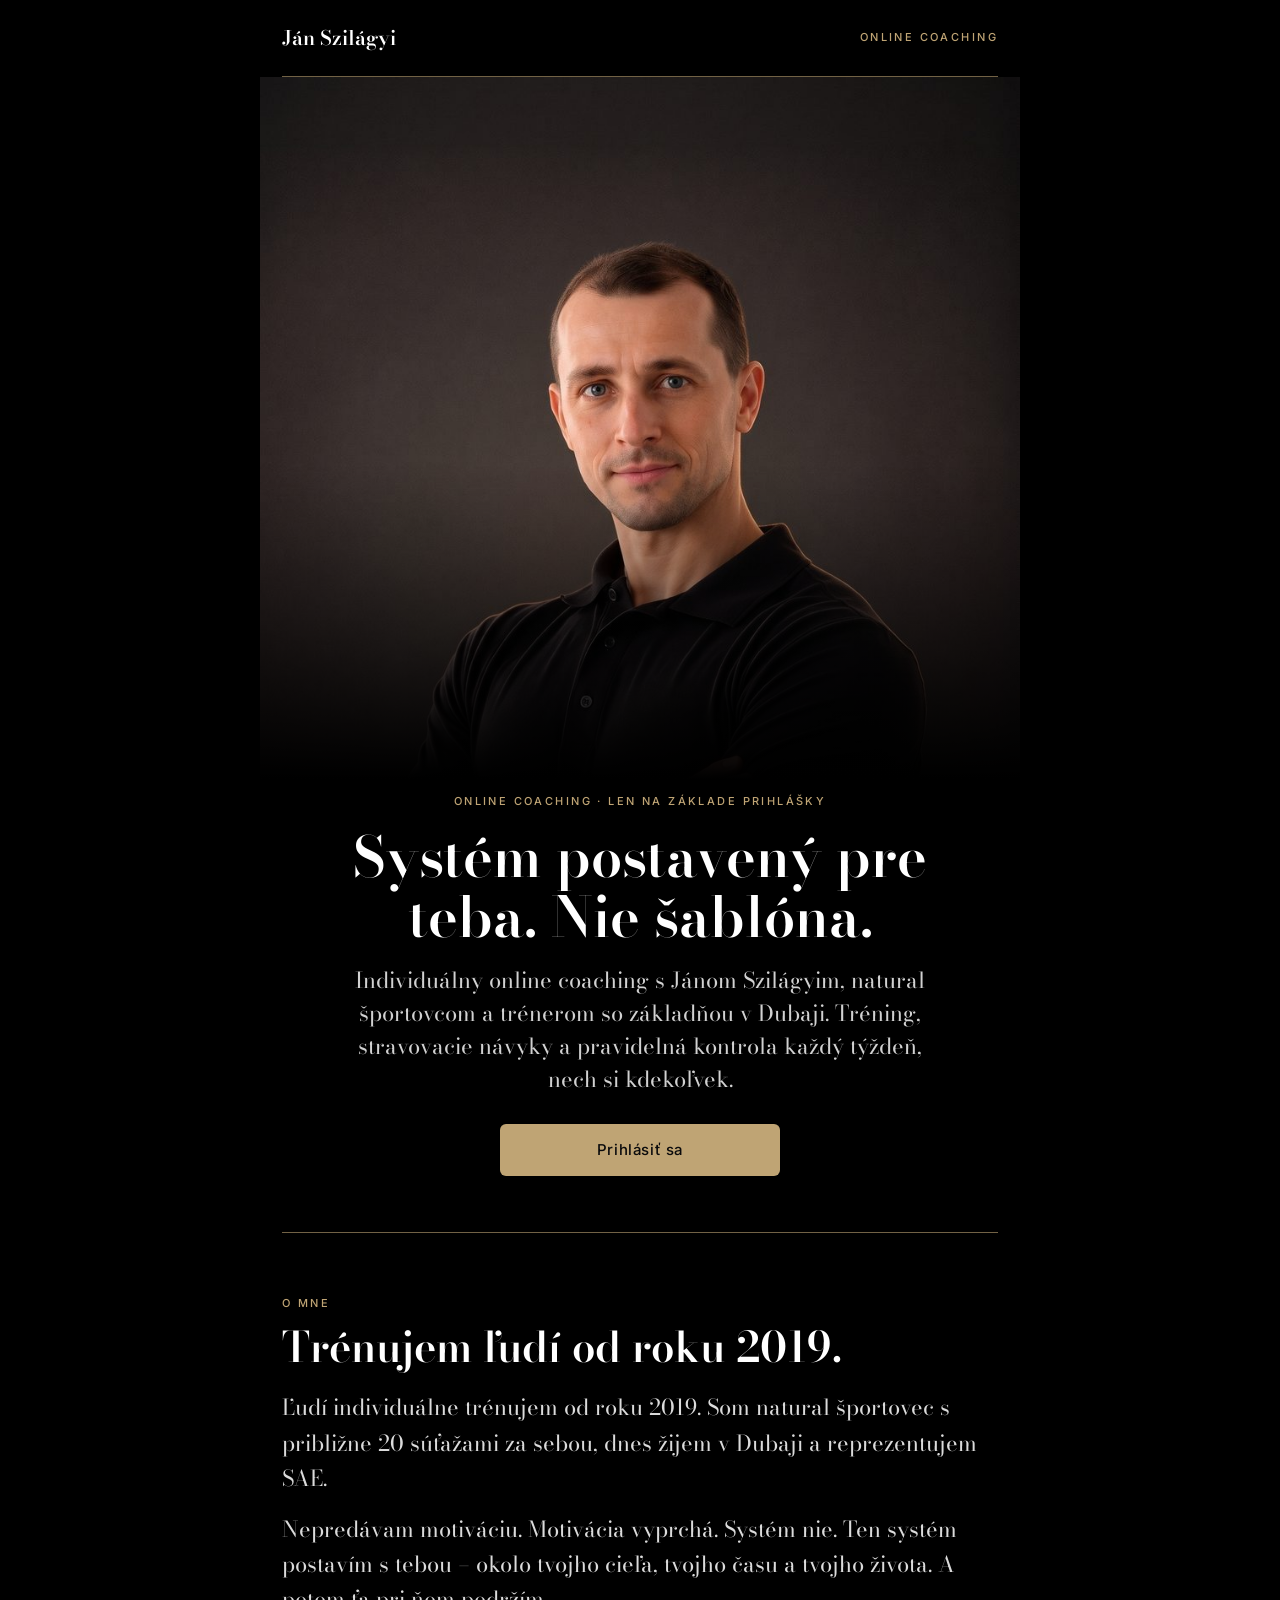
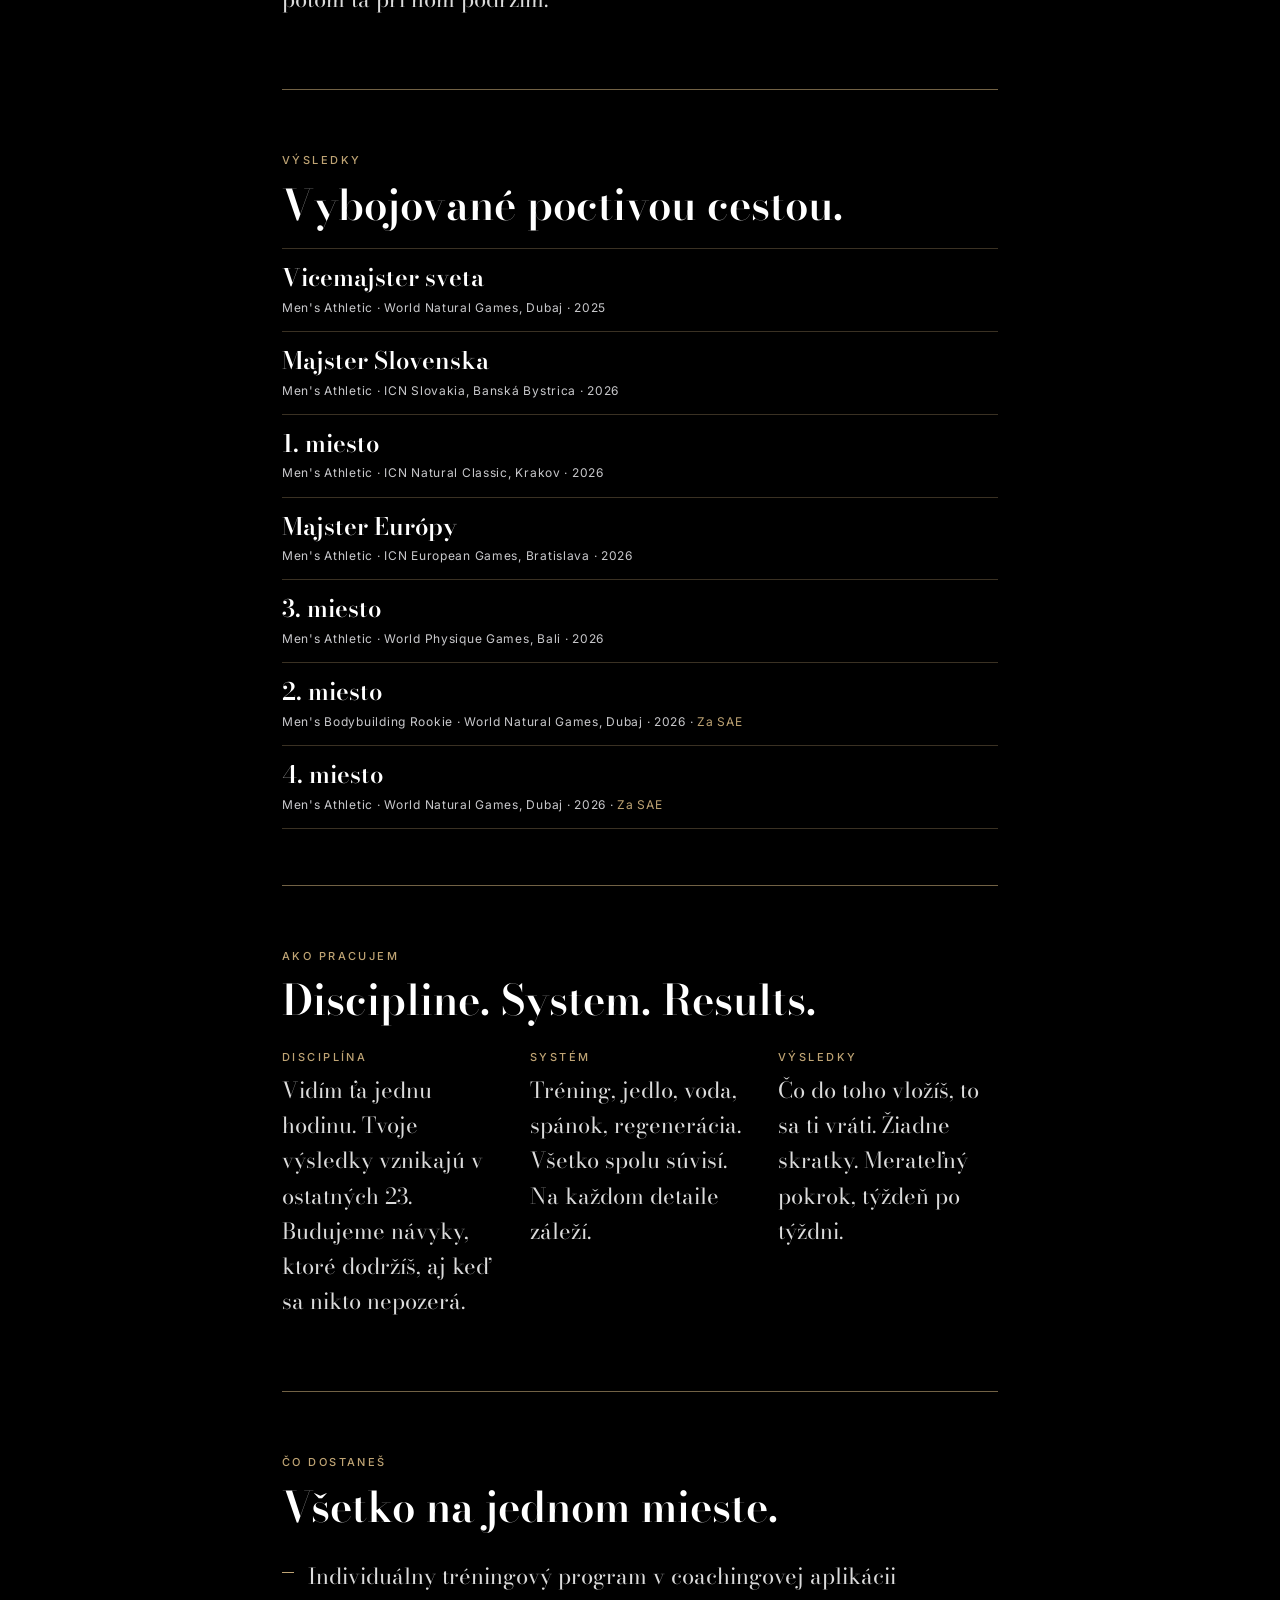
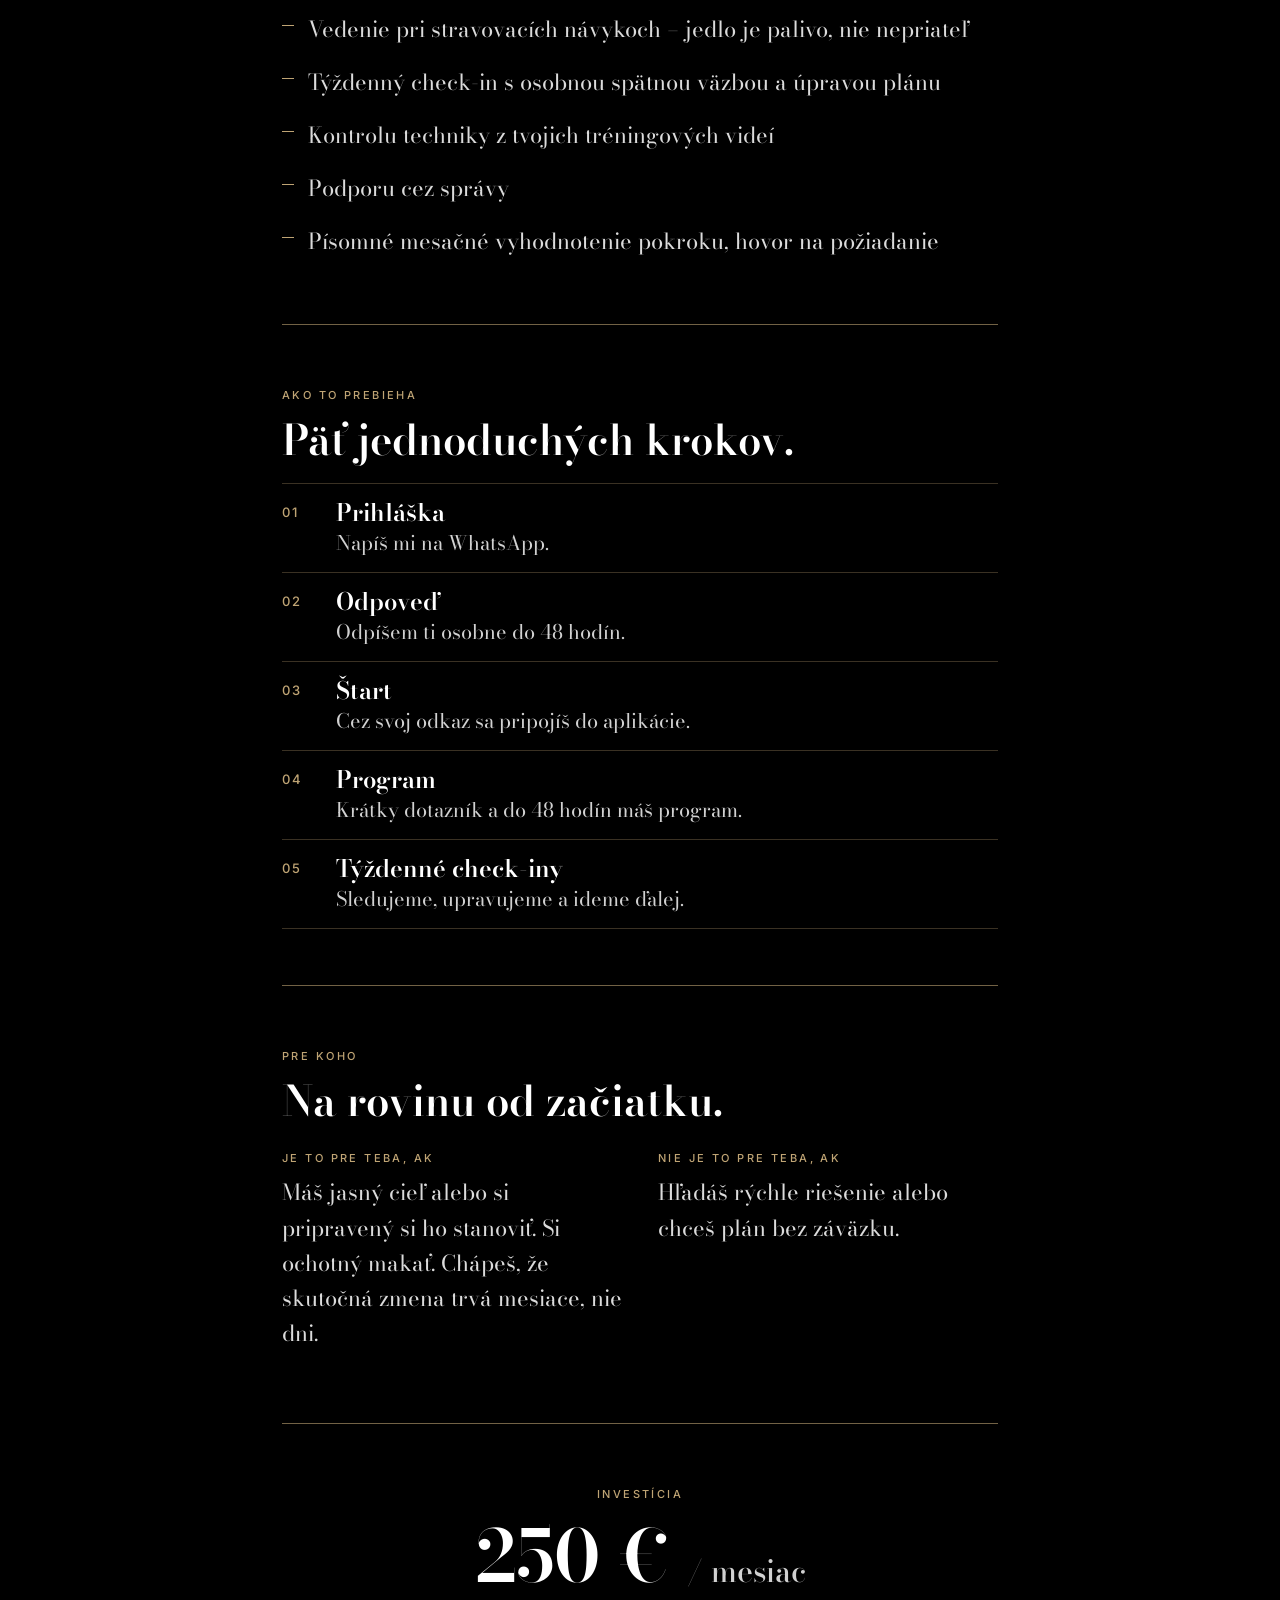
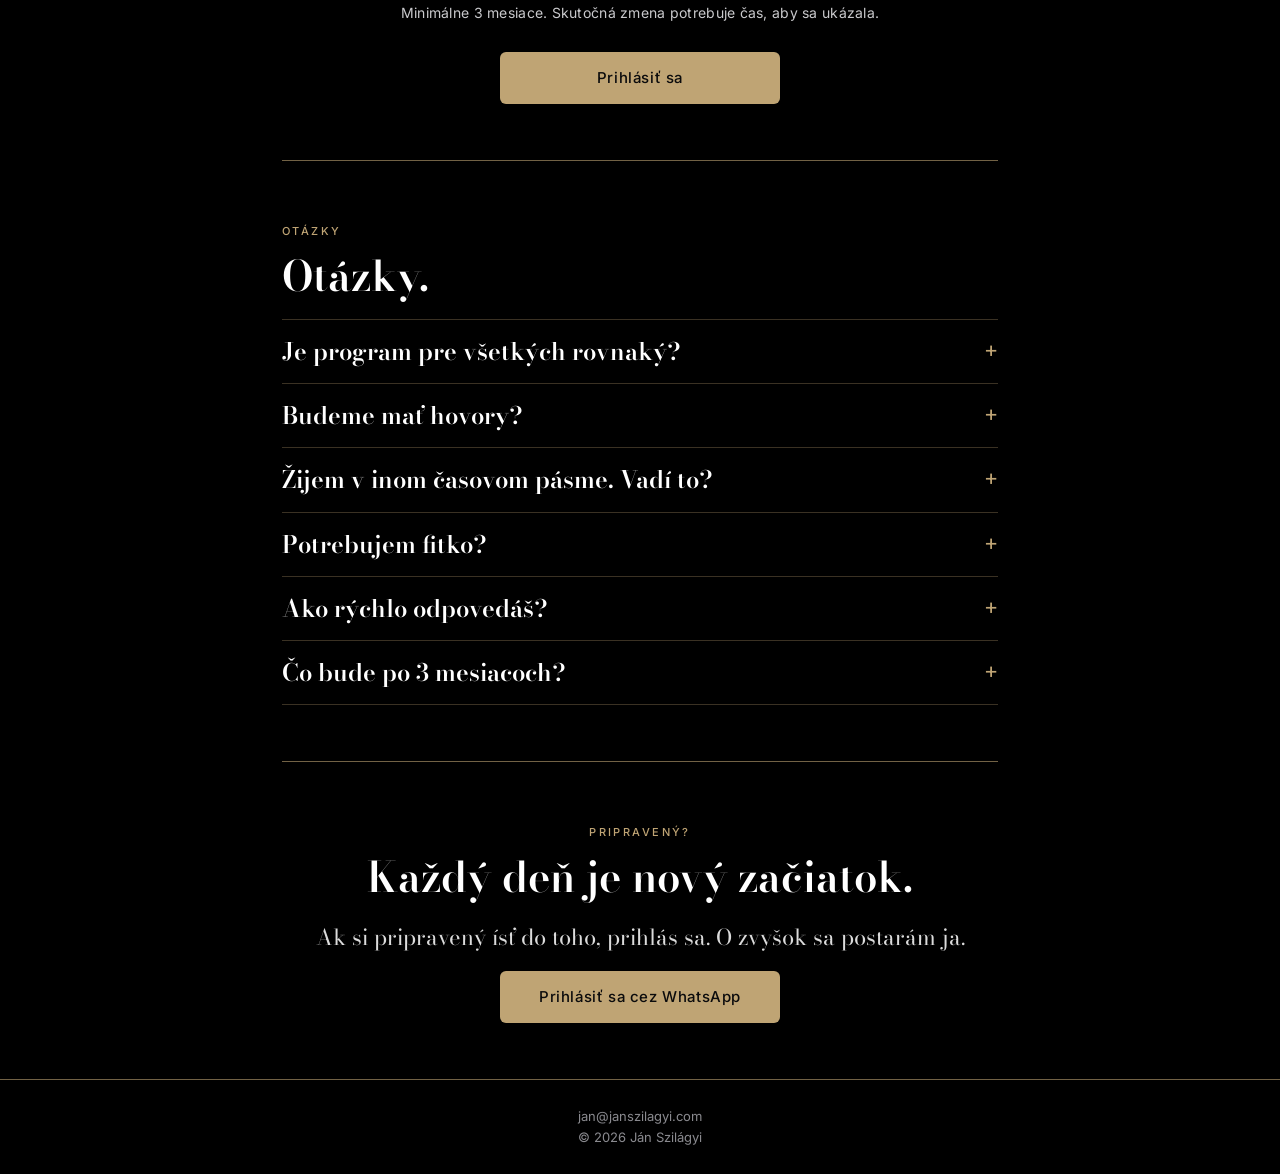
<file: online-coaching/sk/index.html>
<!DOCTYPE html>
<html lang="sk">
<head>
<meta charset="UTF-8">
<meta name="viewport" content="width=device-width, initial-scale=1, viewport-fit=cover">
<title>Online coaching – Ján Szilágyi</title>
<!-- Skrytá stránka (SK verzia): nie je v menu, otvára sa len cez odkaz. Vyhľadávače ju neindexujú. -->
<meta name="robots" content="noindex, nofollow">
<meta name="description" content="Individuálny online coaching s Jánom Szilágyim, natural športovcom a trénerom so základňou v Dubaji.">
<meta name="theme-color" content="#000000">
<meta property="og:title" content="Online coaching – Ján Szilágyi">
<meta property="og:description" content="Systém postavený pre teba. Nie šablóna.">
<meta property="og:image" content="https://janszilagyi.com/images/hero.jpg">
<meta property="og:type" content="website">
<link rel="preconnect" href="https://fonts.googleapis.com">
<link rel="preconnect" href="https://fonts.gstatic.com" crossorigin>
<link href="https://fonts.googleapis.com/css2?family=Bodoni+Moda:ital,wght@0,500;0,600;1,400&family=Inter:wght@400;500&display=swap" rel="stylesheet">
<link rel="stylesheet" href="../coaching.css">
</head>
<body>
<div class="wrap">
  <nav class="topbar">
    <a class="home" href="/">Ján Szilágyi</a>
    <span class="label">Online coaching</span>
  </nav>
</div>

<!-- 1 · Úvod -->
<div class="hero"><img src="/images/hero-mobile.jpg" alt="Ján Szilágyi"></div>
<div class="wrap">
  <header class="intro">
    <span class="label">Online coaching · Len na základe prihlášky</span>
    <h1>Systém postavený pre teba. Nie šablóna.</h1>
    <p>Individuálny online coaching s Jánom Szilágyim, natural športovcom a trénerom so základňou v Dubaji. Tréning, stravovacie návyky a pravidelná kontrola každý týždeň, nech si kdekoľvek.</p>
    <a class="btn" href="https://wa.me/971586023655?text=Ahoj%20J%C3%A1n%2C%20m%C3%A1m%20z%C3%A1ujem%20o%20online%20coaching." target="_blank" rel="noopener">Prihlásiť sa</a>
  </header>

  <!-- 2 · O mne -->
  <section class="block">
    <span class="label">O mne</span>
    <h2>Trénujem ľudí od roku 2019.</h2>
    <p>Ľudí individuálne trénujem od roku 2019. Som natural športovec s približne 20 súťažami za sebou, dnes žijem v Dubaji a reprezentujem SAE.</p>
    <p>Nepredávam motiváciu. Motivácia vyprchá. Systém nie. Ten systém postavím s tebou – okolo tvojho cieľa, tvojho času a tvojho života. A potom ťa pri ňom podržím.</p>
  </section>

  <!-- 3 · Výsledky -->
  <section class="block">
    <span class="label">Výsledky</span>
    <h2>Vybojované poctivou cestou.</h2>
    <ul class="results">
      <li><span class="title">Vicemajster sveta</span><span class="meta">Men's Athletic · World Natural Games, Dubaj · 2025</span></li>
      <li><span class="title">Majster Slovenska</span><span class="meta">Men's Athletic · ICN Slovakia, Banská Bystrica · 2026</span></li>
      <li><span class="title">1. miesto</span><span class="meta">Men's Athletic · ICN Natural Classic, Krakov · 2026</span></li>
      <li><span class="title">Majster Európy</span><span class="meta">Men's Athletic · ICN European Games, Bratislava · 2026</span></li>
      <li><span class="title">3. miesto</span><span class="meta">Men's Athletic · World Physique Games, Bali · 2026</span></li>
      <li><span class="title">2. miesto</span><span class="meta">Men's Bodybuilding Rookie · World Natural Games, Dubaj · 2026 · <span class="uae">Za SAE</span></span></li>
      <li><span class="title">4. miesto</span><span class="meta">Men's Athletic · World Natural Games, Dubaj · 2026 · <span class="uae">Za SAE</span></span></li>
    </ul>
  </section>

  <!-- 4 · Ako pracujem -->
  <section class="block">
    <span class="label">Ako pracujem</span>
    <h2>Discipline. System. Results.</h2>
    <div class="pillars">
      <div class="pillar"><span class="label">Disciplína</span><p>Vidím ťa jednu hodinu. Tvoje výsledky vznikajú v ostatných 23. Budujeme návyky, ktoré dodržíš, aj keď sa nikto nepozerá.</p></div>
      <div class="pillar"><span class="label">Systém</span><p>Tréning, jedlo, voda, spánok, regenerácia. Všetko spolu súvisí. Na každom detaile záleží.</p></div>
      <div class="pillar"><span class="label">Výsledky</span><p>Čo do toho vložíš, to sa ti vráti. Žiadne skratky. Merateľný pokrok, týždeň po týždni.</p></div>
    </div>
  </section>

  <!-- 5 · Čo dostaneš -->
  <section class="block">
    <span class="label">Čo dostaneš</span>
    <h2>Všetko na jednom mieste.</h2>
    <ul class="list">
      <li>Individuálny tréningový program v coachingovej aplikácii</li>
      <li>Vedenie pri stravovacích návykoch – jedlo je palivo, nie nepriateľ</li>
      <li>Týždenný check-in s osobnou spätnou väzbou a úpravou plánu</li>
      <li>Kontrolu techniky z tvojich tréningových videí</li>
      <li>Podporu cez správy</li>
      <li>Písomné mesačné vyhodnotenie pokroku, hovor na požiadanie</li>
    </ul>
  </section>

  <!-- 6 · Ako to prebieha -->
  <section class="block">
    <span class="label">Ako to prebieha</span>
    <h2>Päť jednoduchých krokov.</h2>
    <ol class="steps">
      <li><span class="num">01</span><div><div class="step-title">Prihláška</div><div class="step-text">Napíš mi na WhatsApp.</div></div></li>
      <li><span class="num">02</span><div><div class="step-title">Odpoveď</div><div class="step-text">Odpíšem ti osobne do 48 hodín.</div></div></li>
      <li><span class="num">03</span><div><div class="step-title">Štart</div><div class="step-text">Cez svoj odkaz sa pripojíš do aplikácie.</div></div></li>
      <li><span class="num">04</span><div><div class="step-title">Program</div><div class="step-text">Krátky dotazník a do 48 hodín máš program.</div></div></li>
      <li><span class="num">05</span><div><div class="step-title">Týždenné check-iny</div><div class="step-text">Sledujeme, upravujeme a ideme ďalej.</div></div></li>
    </ol>
  </section>

  <!-- 7 · Pre koho -->
  <section class="block">
    <span class="label">Pre koho</span>
    <h2>Na rovinu od začiatku.</h2>
    <div class="fit">
      <div><span class="label">Je to pre teba, ak</span><p>Máš jasný cieľ alebo si pripravený si ho stanoviť. Si ochotný makať. Chápeš, že skutočná zmena trvá mesiace, nie dni.</p></div>
      <div><span class="label">Nie je to pre teba, ak</span><p>Hľadáš rýchle riešenie alebo chceš plán bez záväzku.</p></div>
    </div>
  </section>

  <!-- 8 · Cena -->
  <section class="block price">
    <span class="label">Investícia</span>
    <div class="amount">250 € <span>/ mesiac</span></div>
    <p class="note">Minimálne 3 mesiace. Skutočná zmena potrebuje čas, aby sa ukázala.</p>
    <a class="btn" href="https://wa.me/971586023655?text=Ahoj%20J%C3%A1n%2C%20m%C3%A1m%20z%C3%A1ujem%20o%20online%20coaching." target="_blank" rel="noopener">Prihlásiť sa</a>
  </section>

  <!-- 9 · Otázky -->
  <section class="block faq">
    <span class="label">Otázky</span>
    <h2>Otázky.</h2>
    <details><summary>Je program pre všetkých rovnaký?</summary><p>Nie. Každý človek je iný, preto je každý plán postavený pre jedného človeka.</p></details>
    <details><summary>Budeme mať hovory?</summary><p>Coaching prebieha cez aplikáciu a správy. Ak chceš hovor, stačí povedať.</p></details>
    <details><summary>Žijem v inom časovom pásme. Vadí to?</summary><p>Nie. Všetko beží cez aplikáciu a správy, takže na časovom pásme nezáleží.</p></details>
    <details><summary>Potrebujem fitko?</summary><p>Áno. Online coaching je postavený na tréning vo fitku s plným vybavením.</p></details>
    <details><summary>Ako rýchlo odpovedáš?</summary><p>Do 24 hodín v pracovné dni.</p></details>
    <details><summary>Čo bude po 3 mesiacoch?</summary><p>Pokračuješ mesiac po mesiaci, alebo končíme. Rozhodnutie je na tebe.</p></details>
  </section>

  <!-- 10 · Záver -->
  <section class="block closing">
    <span class="label">Pripravený?</span>
    <h2>Každý deň je nový začiatok.</h2>
    <p>Ak si pripravený ísť do toho, prihlás sa. O zvyšok sa postarám ja.</p>
    <a class="btn" href="https://wa.me/971586023655?text=Ahoj%20J%C3%A1n%2C%20m%C3%A1m%20z%C3%A1ujem%20o%20online%20coaching." target="_blank" rel="noopener">Prihlásiť sa cez WhatsApp</a>
  </section>
</div>
<footer><a href="mailto:jan@janszilagyi.com">jan@janszilagyi.com</a><br>© 2026 Ján Szilágyi</footer>
</body>
</html>
</file>
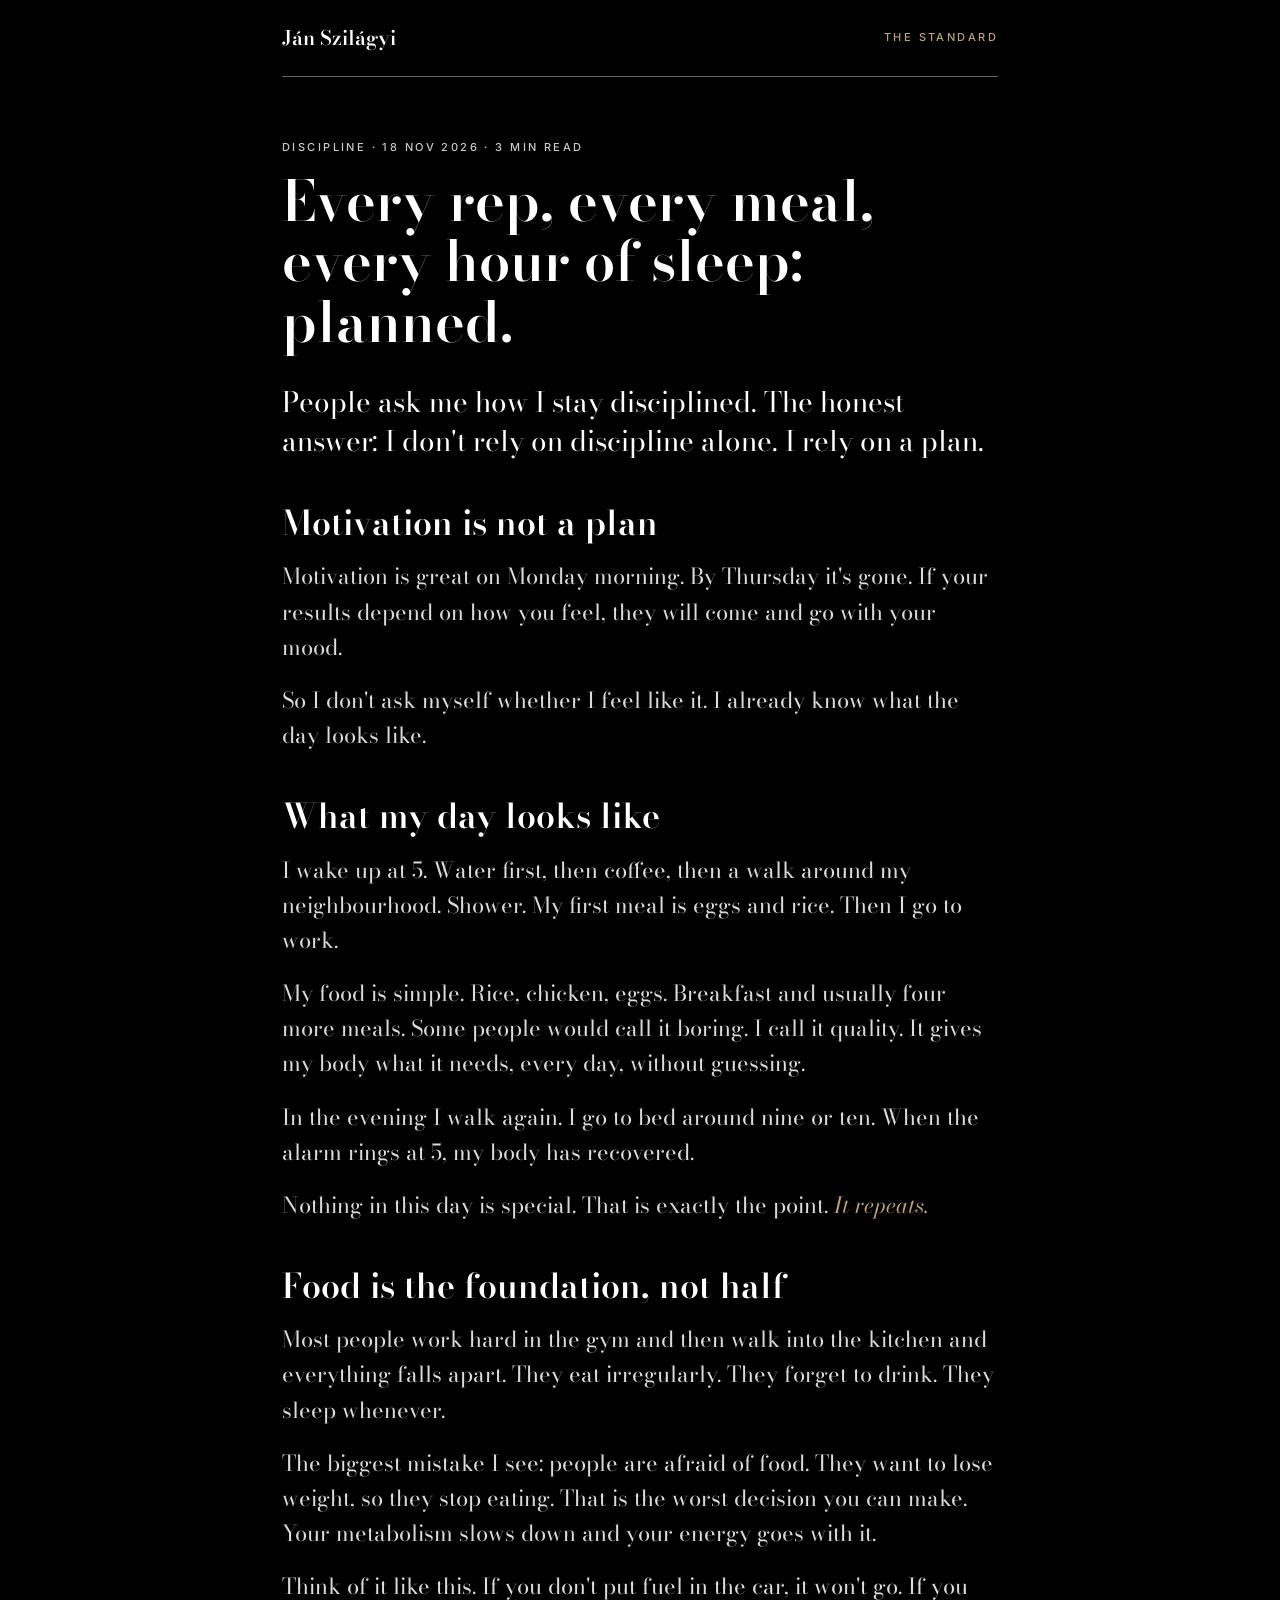
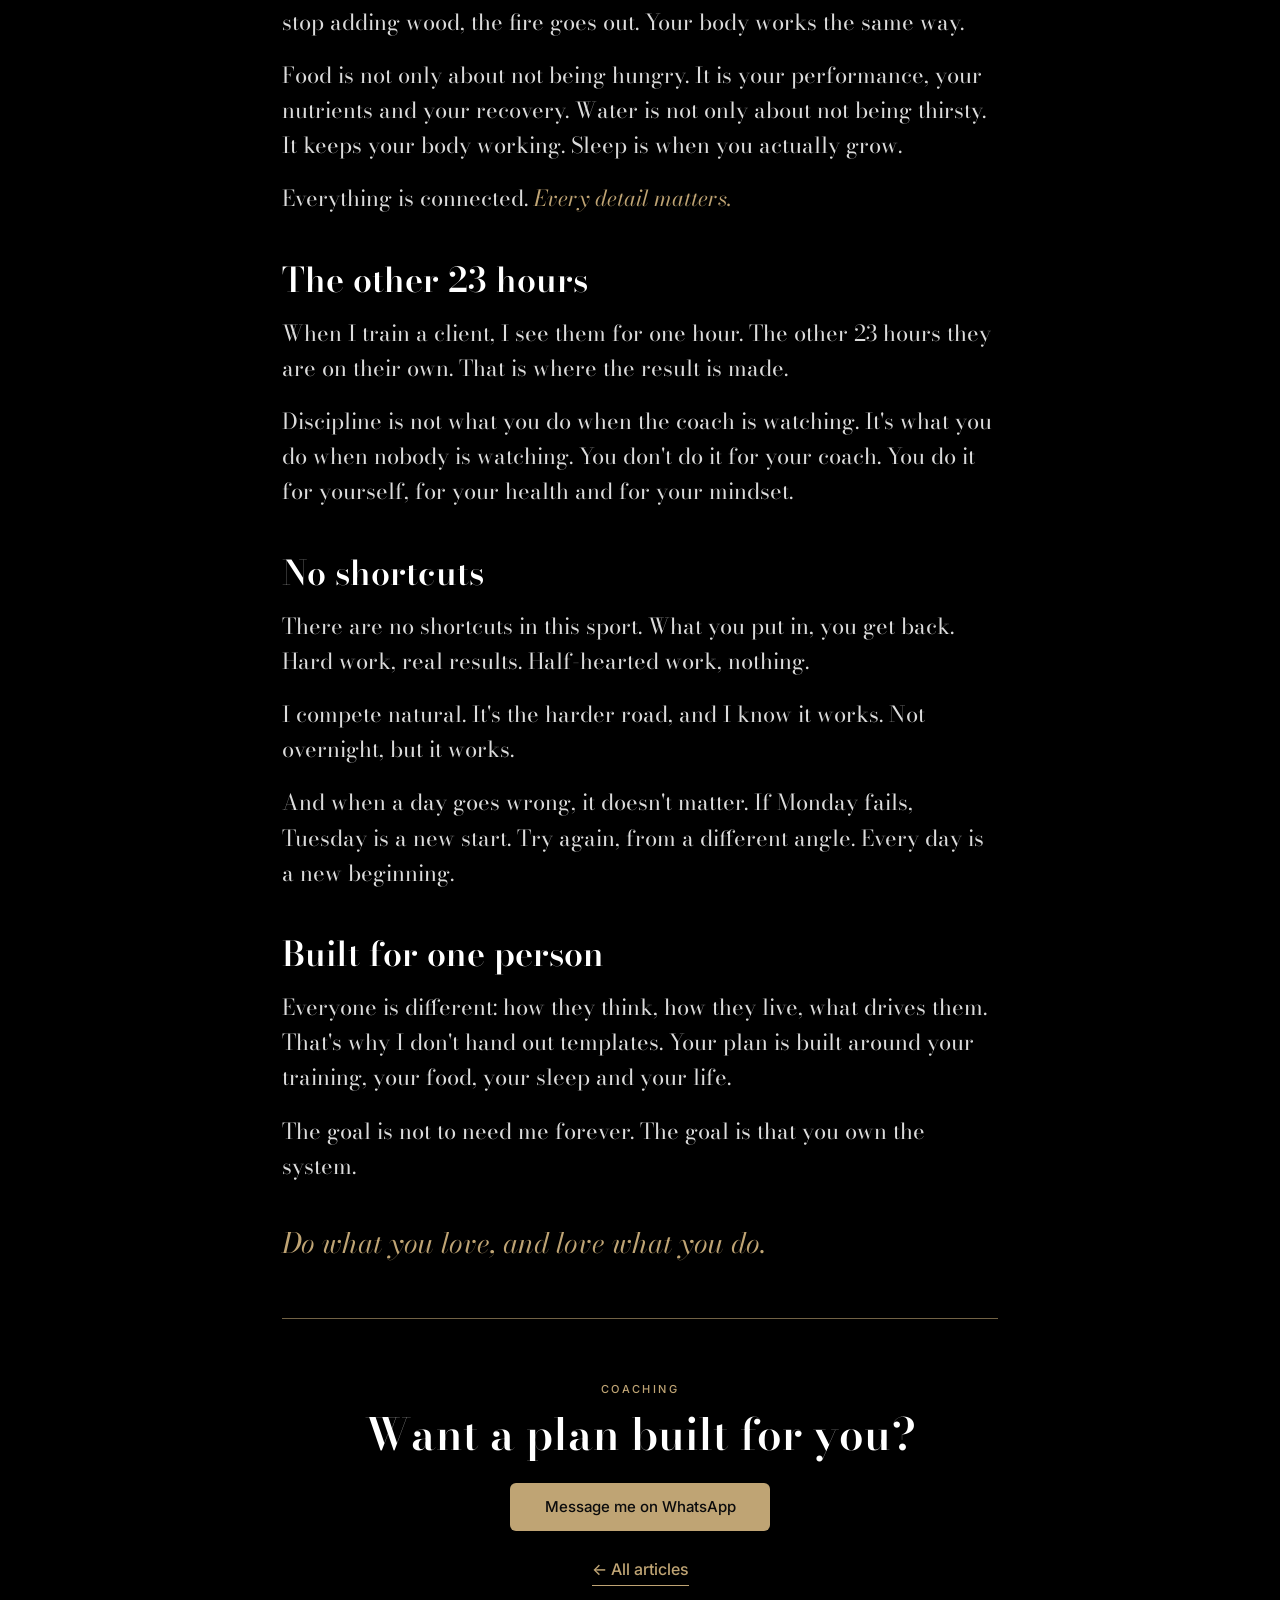
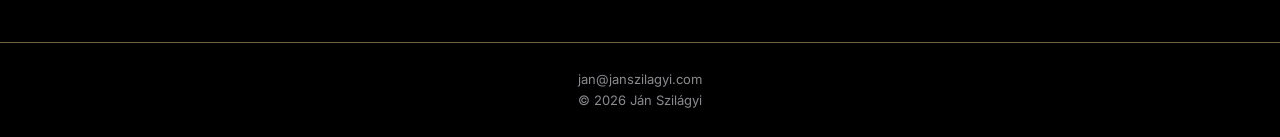
<file: the-standard/every-rep-every-meal-planned/index.html>
<!DOCTYPE html>
<html lang="en">
<head>
<meta charset="UTF-8">
<meta name="viewport" content="width=device-width, initial-scale=1, viewport-fit=cover">
<title>Every rep, every meal, every hour of sleep: planned. – Ján Szilágyi</title>
<meta name="description" content="People ask me how I stay disciplined. The honest answer: I don't rely on discipline alone. I rely on a plan.">
<meta name="theme-color" content="#000000">
<meta property="og:title" content="Every rep, every meal, every hour of sleep: planned.">
<meta property="og:description" content="I don't rely on discipline alone. I rely on a plan. – Ján Szilágyi">
<meta property="og:image" content="https://janszilagyi.com/images/the-standard-1.jpg">
<meta property="og:image:width" content="1200">
<meta property="og:image:height" content="630">
<link rel="canonical" href="https://janszilagyi.com/the-standard/every-rep-every-meal-planned/">
<meta property="og:url" content="https://janszilagyi.com/the-standard/every-rep-every-meal-planned/">
<meta property="og:type" content="article">
<link rel="preconnect" href="https://fonts.googleapis.com">
<link rel="preconnect" href="https://fonts.gstatic.com" crossorigin>
<link href="https://fonts.googleapis.com/css2?family=Bodoni+Moda:ital,wght@0,500;0,600;1,400&family=Inter:wght@400;500&display=swap" rel="stylesheet">
<link rel="stylesheet" href="../standard.css">
</head>
<body>
<div class="wrap">
  <nav class="topbar">
    <a class="home" href="/">Ján Szilágyi</a>
    <a class="label" href="/the-standard/">The Standard</a>
  </nav>

  <article class="article">
    <span class="post-meta">Discipline · 18 Nov 2026 · 3 min read</span>
    <h1>Every rep, every meal, every hour of sleep: planned.</h1>

    <p class="lead">People ask me how I stay disciplined. The honest answer: I don't rely on discipline alone. I rely on a plan.</p>

    <h2>Motivation is not a plan</h2>
    <p>Motivation is great on Monday morning. By Thursday it's gone. If your results depend on how you feel, they will come and go with your mood.</p>
    <p>So I don't ask myself whether I feel like it. I already know what the day looks like.</p>

    <h2>What my day looks like</h2>
    <p>I wake up at 5. Water first, then coffee, then a walk around my neighbourhood. Shower. My first meal is eggs and rice. Then I go to work.</p>
    <p>My food is simple. Rice, chicken, eggs. Breakfast and usually four more meals. Some people would call it boring. I call it quality. It gives my body what it needs, every day, without guessing.</p>
    <p>In the evening I walk again. I go to bed around nine or ten. When the alarm rings at 5, my body has recovered.</p>
    <p>Nothing in this day is special. That is exactly the point. <em>It repeats.</em></p>

    <h2>Food is the foundation, not half</h2>
    <p>Most people work hard in the gym and then walk into the kitchen and everything falls apart. They eat irregularly. They forget to drink. They sleep whenever.</p>
    <p>The biggest mistake I see: people are afraid of food. They want to lose weight, so they stop eating. That is the worst decision you can make. Your metabolism slows down and your energy goes with it.</p>
    <p>Think of it like this. If you don't put fuel in the car, it won't go. If you stop adding wood, the fire goes out. Your body works the same way.</p>
    <p>Food is not only about not being hungry. It is your performance, your nutrients and your recovery. Water is not only about not being thirsty. It keeps your body working. Sleep is when you actually grow.</p>
    <p>Everything is connected. <em>Every detail matters.</em></p>

    <h2>The other 23 hours</h2>
    <p>When I train a client, I see them for one hour. The other 23 hours they are on their own. That is where the result is made.</p>
    <p>Discipline is not what you do when the coach is watching. It's what you do when nobody is watching. You don't do it for your coach. You do it for yourself, for your health and for your mindset.</p>

    <h2>No shortcuts</h2>
    <p>There are no shortcuts in this sport. What you put in, you get back. Hard work, real results. Half-hearted work, nothing.</p>
    <p>I compete natural. It's the harder road, and I know it works. Not overnight, but it works.</p>
    <p>And when a day goes wrong, it doesn't matter. If Monday fails, Tuesday is a new start. Try again, from a different angle. Every day is a new beginning.</p>

    <h2>Built for one person</h2>
    <p>Everyone is different: how they think, how they live, what drives them. That's why I don't hand out templates. Your plan is built around your training, your food, your sleep and your life.</p>
    <p>The goal is not to need me forever. The goal is that you own the system.</p>

    <p class="motto">Do what you love, and love what you do.</p>
  </article>

  <section class="cta">
    <span class="label">Coaching</span>
    <h2>Want a plan built for you?</h2>
    <a class="btn" href="https://wa.me/971586023655?text=Hi%20J%C3%A1n%2C%20I%20read%20your%20article%20and%20I%27m%20interested%20in%20coaching." target="_blank" rel="noopener">Message me on WhatsApp</a>
    <p class="back-wrap"><a class="link-cta" href="/the-standard/">← All articles</a></p>
  </section>
</div>
<footer><a href="mailto:jan@janszilagyi.com">jan@janszilagyi.com</a><br>© 2026 Ján Szilágyi</footer>
</body>
</html>
</file>
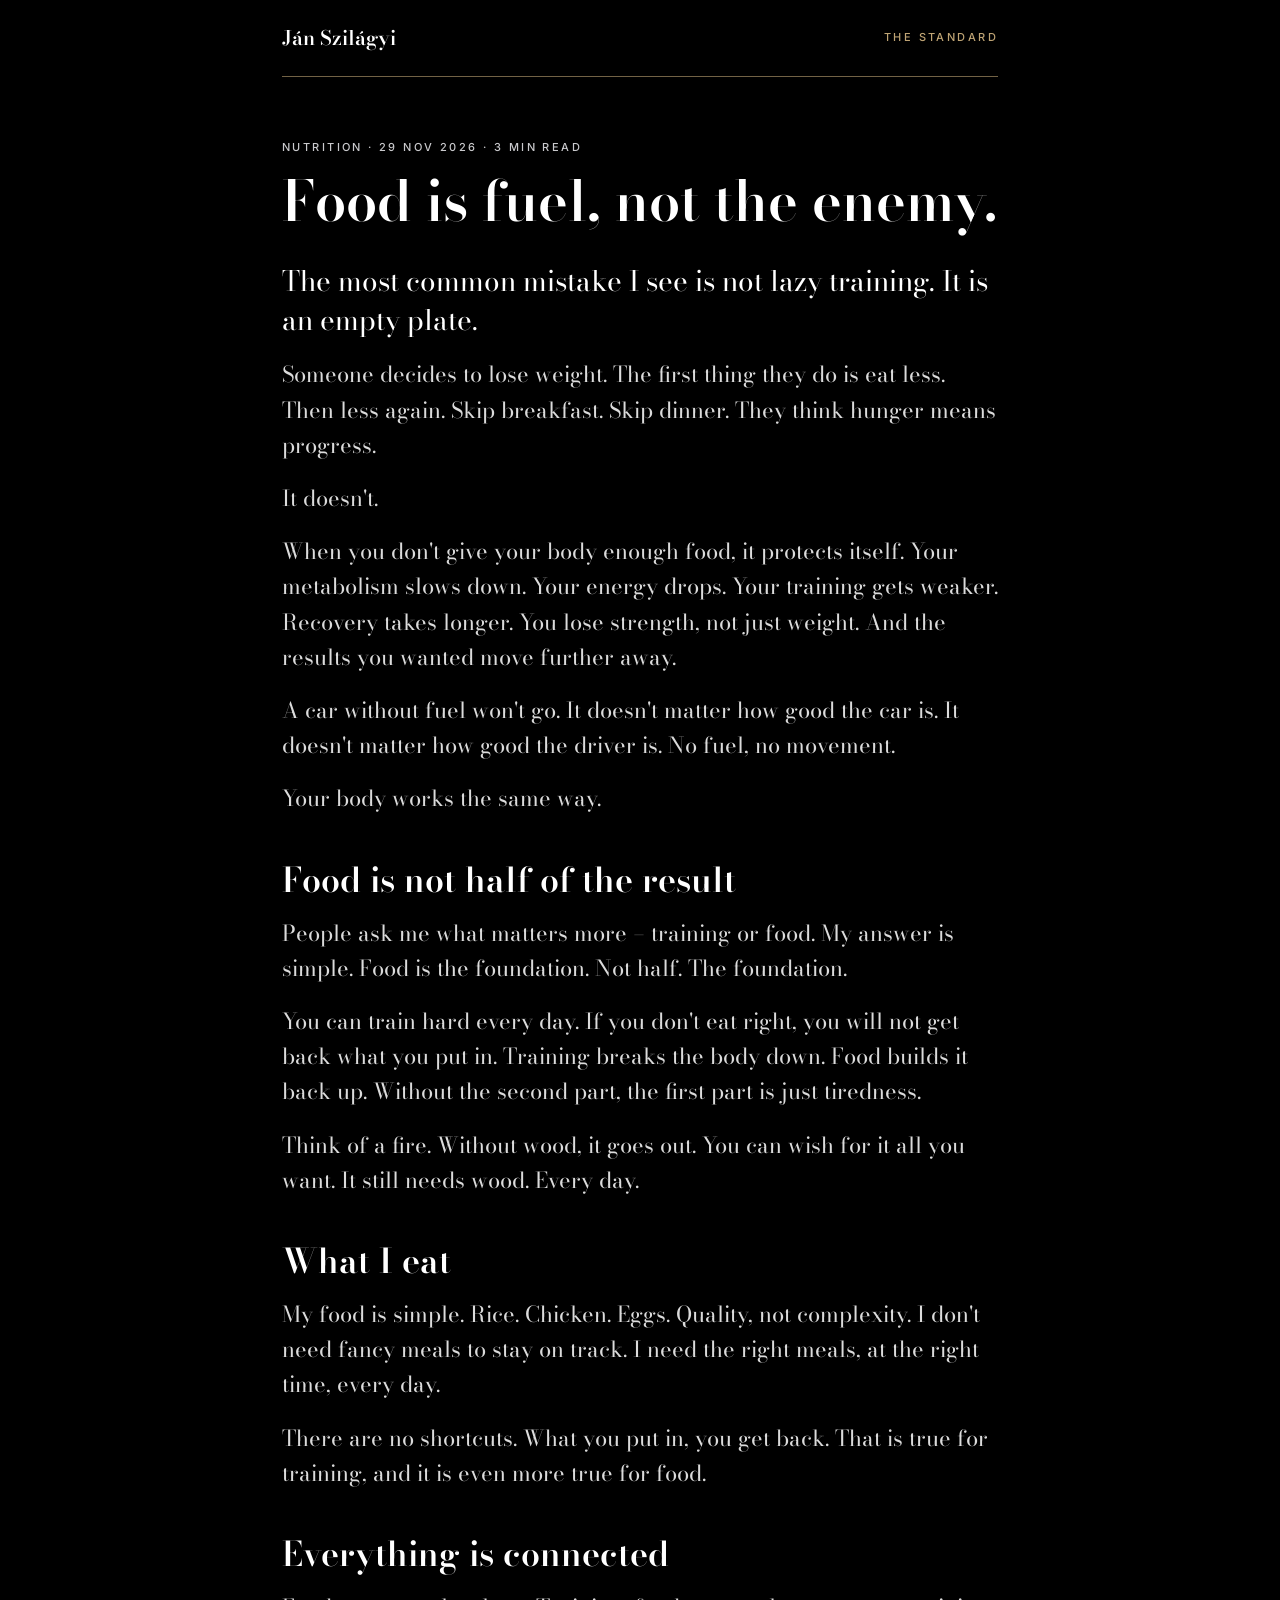
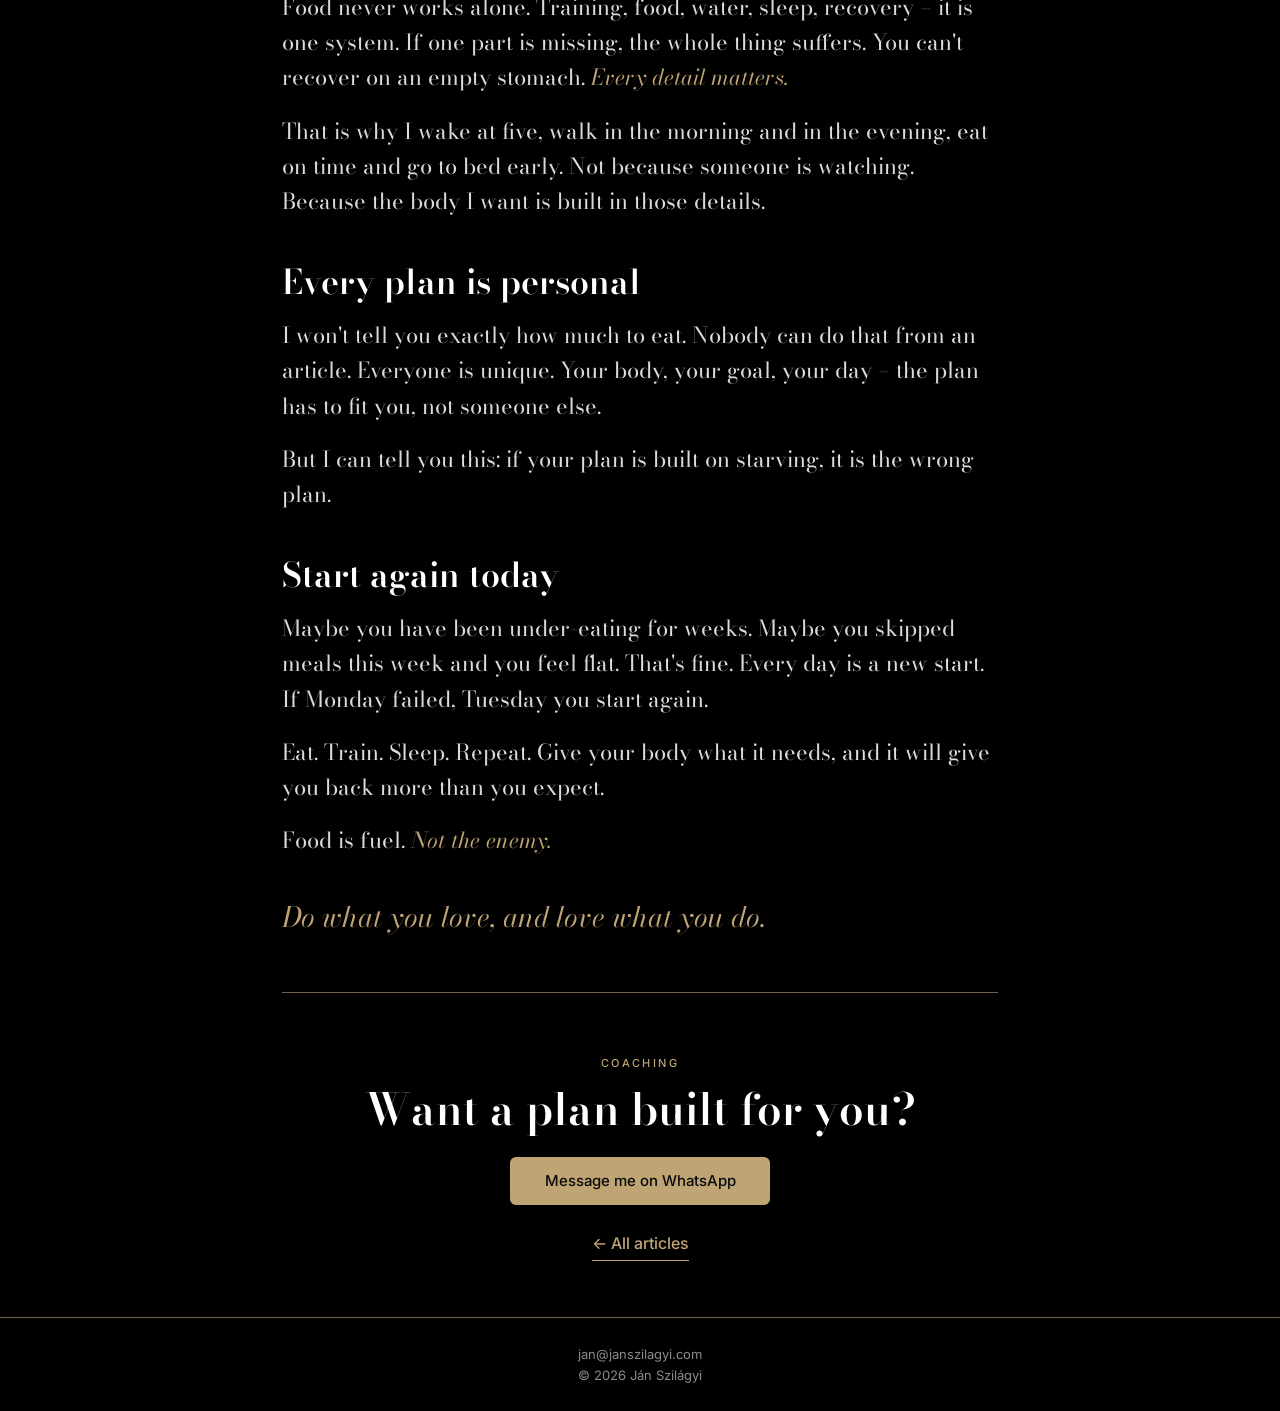
<file: the-standard/food-is-fuel/index.html>
<!DOCTYPE html>
<html lang="en">
<head>
<meta charset="UTF-8">
<meta name="viewport" content="width=device-width, initial-scale=1, viewport-fit=cover">
<title>Food Is Fuel: Why Eating Too Little Backfires – Ján Szilágyi</title>
<meta name="description" content="Eating less is not the answer. Food is the foundation – fuel for your training, your recovery and your results.">
<meta name="theme-color" content="#000000">
<meta property="og:title" content="Food is fuel, not the enemy.">
<meta property="og:description" content="Eating less is not the answer. Food is the foundation. – Ján Szilágyi">
<meta property="og:image" content="https://janszilagyi.com/images/hero.jpg">
<link rel="canonical" href="https://janszilagyi.com/the-standard/food-is-fuel/">
<meta property="og:url" content="https://janszilagyi.com/the-standard/food-is-fuel/">
<meta property="og:type" content="article">
<link rel="preconnect" href="https://fonts.googleapis.com">
<link rel="preconnect" href="https://fonts.gstatic.com" crossorigin>
<link href="https://fonts.googleapis.com/css2?family=Bodoni+Moda:ital,wght@0,500;0,600;1,400&family=Inter:wght@400;500&display=swap" rel="stylesheet">
<link rel="stylesheet" href="../standard.css">
</head>
<body>
<div class="wrap">
  <nav class="topbar">
    <a class="home" href="/">Ján Szilágyi</a>
    <a class="label" href="/the-standard/">The Standard</a>
  </nav>

  <article class="article">
    <span class="post-meta">Nutrition · 29 Nov 2026 · 3 min read</span>
    <h1>Food is fuel, not the enemy.</h1>

    <p class="lead">The most common mistake I see is not lazy training. It is an empty plate.</p>

    <p>Someone decides to lose weight. The first thing they do is eat less. Then less again. Skip breakfast. Skip dinner. They think hunger means progress.</p>
    <p>It doesn't.</p>
    <p>When you don't give your body enough food, it protects itself. Your metabolism slows down. Your energy drops. Your training gets weaker. Recovery takes longer. You lose strength, not just weight. And the results you wanted move further away.</p>
    <p>A car without fuel won't go. It doesn't matter how good the car is. It doesn't matter how good the driver is. No fuel, no movement.</p>
    <p>Your body works the same way.</p>

    <h2>Food is not half of the result</h2>
    <p>People ask me what matters more – training or food. My answer is simple. Food is the foundation. Not half. The foundation.</p>
    <p>You can train hard every day. If you don't eat right, you will not get back what you put in. Training breaks the body down. Food builds it back up. Without the second part, the first part is just tiredness.</p>
    <p>Think of a fire. Without wood, it goes out. You can wish for it all you want. It still needs wood. Every day.</p>

    <h2>What I eat</h2>
    <p>My food is simple. Rice. Chicken. Eggs. Quality, not complexity. I don't need fancy meals to stay on track. I need the right meals, at the right time, every day.</p>
    <p>There are no shortcuts. What you put in, you get back. That is true for training, and it is even more true for food.</p>

    <h2>Everything is connected</h2>
    <p>Food never works alone. Training, food, water, sleep, recovery – it is one system. If one part is missing, the whole thing suffers. You can't recover on an empty stomach. <em>Every detail matters.</em></p>
    <p>That is why I wake at five, walk in the morning and in the evening, eat on time and go to bed early. Not because someone is watching. Because the body I want is built in those details.</p>

    <h2>Every plan is personal</h2>
    <p>I won't tell you exactly how much to eat. Nobody can do that from an article. Everyone is unique. Your body, your goal, your day – the plan has to fit you, not someone else.</p>
    <p>But I can tell you this: if your plan is built on starving, it is the wrong plan.</p>

    <h2>Start again today</h2>
    <p>Maybe you have been under-eating for weeks. Maybe you skipped meals this week and you feel flat. That's fine. Every day is a new start. If Monday failed, Tuesday you start again.</p>
    <p>Eat. Train. Sleep. Repeat. Give your body what it needs, and it will give you back more than you expect.</p>
    <p>Food is fuel. <em>Not the enemy.</em></p>

    <p class="motto">Do what you love, and love what you do.</p>
  </article>

  <section class="cta">
    <span class="label">Coaching</span>
    <h2>Want a plan built for you?</h2>
    <a class="btn" href="https://wa.me/971586023655?text=Hi%20J%C3%A1n%2C%20I%20read%20your%20article%20and%20I%27m%20interested%20in%20coaching." target="_blank" rel="noopener">Message me on WhatsApp</a>
    <p class="back-wrap"><a class="link-cta" href="/the-standard/">← All articles</a></p>
  </section>
</div>
<footer><a href="mailto:jan@janszilagyi.com">jan@janszilagyi.com</a><br>© 2026 Ján Szilágyi</footer>
</body>
</html>
</file>
<file: online-coaching/coaching.css>
/* ONLINE COACHING – skrytá stránka (rovnaký dizajn ako hlavná stránka a The Standard) */
:root{
  --black:#000000; --white:#FFFFFF; --accent:#BFA474; --soft:#C9C9CC;
  --line:rgba(191,164,116,.6);
  --serif:'Bodoni Moda', Georgia, serif;
  --sans:'Inter', system-ui, -apple-system, sans-serif;
}
*{box-sizing:border-box;margin:0;padding:0}
html{scroll-behavior:smooth}
body{background:var(--black);color:var(--white);font-family:var(--sans);font-size:16px;line-height:1.6;-webkit-font-smoothing:antialiased}
a{color:inherit}
.wrap{width:100%;max-width:760px;margin:0 auto;padding:0 22px}
.label{display:inline-block;font-family:var(--sans);font-size:11px;letter-spacing:.22em;text-transform:uppercase;color:var(--accent);font-weight:500;text-decoration:none}

/* Horná lišta */
.topbar{display:flex;justify-content:space-between;align-items:center;gap:16px;padding:22px 0;border-bottom:1px solid var(--line)}
.topbar .home{font-family:var(--serif);font-weight:600;font-size:20px;text-decoration:none}
.topbar .home:hover{color:var(--accent)}

/* Úvod s fotkou */
.hero{position:relative;max-width:760px;margin:0 auto}
.hero img{display:block;width:100%;height:auto;max-height:78vh;object-fit:cover;object-position:center top}
.hero::after{content:"";position:absolute;left:0;right:0;bottom:0;height:45%;background:linear-gradient(to bottom,rgba(0,0,0,0),#000)}
.intro{padding:8px 0 44px;text-align:center}
.intro h1{font-family:var(--serif);font-weight:600;font-size:clamp(34px,8.4vw,56px);line-height:1.08;margin:14px 0 16px}
.intro p{font-family:var(--serif);font-size:clamp(19px,4.8vw,22px);line-height:1.5;color:rgba(255,255,255,.82);margin:0 auto 28px;max-width:600px}

/* Sekcie */
section.block{border-top:1px solid var(--line);padding:44px 0}
section.block h2{font-family:var(--serif);font-weight:600;font-size:clamp(28px,7vw,42px);line-height:1.1;margin:10px 0 20px}
section.block p{font-family:var(--serif);font-size:clamp(19px,4.8vw,22px);line-height:1.6;color:rgba(255,255,255,.86);margin-bottom:16px}

/* Výsledky */
.results{list-style:none}
.results li{border-top:1px solid rgba(191,164,116,.3);padding:14px 0}
.results li:last-child{border-bottom:1px solid rgba(191,164,116,.3)}
.results .title{font-family:var(--serif);font-weight:600;font-size:clamp(20px,5vw,24px);line-height:1.25}
.results .meta{display:block;font-family:var(--sans);font-size:12px;letter-spacing:.06em;color:var(--soft);margin-top:4px}
.results .uae{color:var(--accent)}

/* Piliere */
.pillars{display:grid;gap:22px}
.pillar .label{margin-bottom:6px}
.pillar p{margin:0}

/* Zoznam „Čo dostaneš“ */
.list{list-style:none}
.list li{font-family:var(--serif);font-size:clamp(19px,4.8vw,22px);line-height:1.5;color:rgba(255,255,255,.86);padding:10px 0 10px 26px;position:relative}
.list li::before{content:"";position:absolute;left:0;top:22px;width:12px;height:1px;background:var(--accent)}

/* Kroky */
.steps{list-style:none;counter-reset:step}
.steps li{display:grid;grid-template-columns:48px 1fr;gap:6px;padding:14px 0;border-top:1px solid rgba(191,164,116,.3)}
.steps li:last-child{border-bottom:1px solid rgba(191,164,116,.3)}
.steps .num{font-family:var(--sans);font-size:13px;letter-spacing:.12em;color:var(--accent);font-weight:500;padding-top:4px}
.steps .step-title{font-family:var(--serif);font-weight:600;font-size:clamp(20px,5vw,24px);line-height:1.25}
.steps .step-text{font-family:var(--serif);font-size:clamp(18px,4.6vw,20px);line-height:1.5;color:rgba(255,255,255,.82)}

/* Pre koho */
.fit{display:grid;gap:26px}
.fit .label{margin-bottom:8px}

/* Cena */
.price{text-align:center}
.price .amount{font-family:var(--serif);font-weight:600;font-size:clamp(44px,12vw,72px);line-height:1;margin:14px 0 10px}
.price .amount span{font-size:.42em;font-weight:500;color:rgba(255,255,255,.82)}
.price .note{font-family:var(--sans);font-size:14px;color:var(--soft);letter-spacing:.02em;margin-bottom:28px}

/* FAQ */
.faq details{border-top:1px solid rgba(191,164,116,.3);padding:16px 0}
.faq details:last-child{border-bottom:1px solid rgba(191,164,116,.3)}
.faq summary{list-style:none;cursor:pointer;font-family:var(--serif);font-weight:600;font-size:clamp(20px,5vw,24px);line-height:1.3;display:flex;justify-content:space-between;gap:16px}
.faq summary::-webkit-details-marker{display:none}
.faq summary::after{content:"+";font-family:var(--sans);font-weight:400;color:var(--accent);font-size:22px;line-height:1.2}
.faq details[open] summary::after{content:"–"}
.faq details p{margin:10px 0 0}

/* Tlačidlá */
.btn{display:inline-flex;align-items:center;justify-content:center;min-height:52px;padding:0 28px;border-radius:6px;font-family:var(--sans);font-size:15px;font-weight:500;letter-spacing:.04em;text-decoration:none;background:var(--accent);color:#0B0B0C;transition:opacity .2s;width:100%;max-width:420px}
.btn:hover{opacity:.85}

/* Záver */
.closing{text-align:center}
.closing .contact{margin-top:22px;font-family:var(--sans);font-size:14px;color:var(--soft)}
.closing .contact a{text-decoration:none;border-bottom:1px solid rgba(191,164,116,.5);padding-bottom:2px}
.closing .contact a:hover{color:var(--accent)}

footer{border-top:1px solid var(--line);color:#8a8a8f;font-size:13px;text-align:center;padding:26px 22px calc(26px + env(safe-area-inset-bottom))}
footer a{color:inherit;text-decoration:none}
footer a:hover{color:var(--accent)}

@media (min-width:900px){
  section.block{padding:56px 0}
  .intro{padding-bottom:56px}
  .btn{width:auto;min-width:280px}
  .pillars{grid-template-columns:repeat(3,1fr);gap:28px}
  .fit{grid-template-columns:1fr 1fr;gap:36px}
}
</file>
<file: the-standard/standard.css>
/* THE STANDARD – spoločný vzhľad pre stránku rubriky a články (rovnaký dizajn ako hlavná stránka) */
:root{
  --black:#000000; --white:#FFFFFF; --accent:#BFA474; --soft:#C9C9CC;
  --line:rgba(191,164,116,.6);
  --serif:'Bodoni Moda', Georgia, serif;
  --sans:'Inter', system-ui, -apple-system, sans-serif;
}
*{box-sizing:border-box;margin:0;padding:0}
html{scroll-behavior:smooth}
body{background:var(--black);color:var(--white);font-family:var(--sans);font-size:16px;line-height:1.6;-webkit-font-smoothing:antialiased}
a{color:inherit}
.wrap{width:100%;max-width:760px;margin:0 auto;padding:0 22px}
.label{font-size:11px;letter-spacing:.22em;text-transform:uppercase;color:var(--accent);font-weight:500;text-decoration:none}

/* Horná lišta: meno → domov, rubrika */
.topbar{display:flex;justify-content:space-between;align-items:center;gap:16px;padding:22px 0;border-bottom:1px solid var(--line)}
.topbar .home{font-family:var(--serif);font-weight:600;font-size:20px;text-decoration:none}
.topbar .label:hover,.topbar .home:hover{color:var(--accent)}

/* Stránka rubriky */
.intro{padding:44px 0 28px}
.intro h1{font-family:var(--serif);font-weight:600;font-size:clamp(34px,8vw,52px);line-height:1.08;margin:10px 0 14px}
.intro p{font-family:var(--serif);font-size:clamp(19px,4.8vw,22px);line-height:1.5;color:rgba(255,255,255,.82)}
.post-card{display:block;text-decoration:none;border-top:1px solid rgba(191,164,116,.45);padding:22px 0 26px}
.post-card:last-of-type{border-bottom:1px solid rgba(191,164,116,.45)}
.post-meta{font-size:11px;letter-spacing:.22em;text-transform:uppercase;color:var(--soft);font-weight:500}
.post-title{font-family:var(--serif);font-weight:600;font-size:clamp(26px,6.6vw,38px);line-height:1.15;margin:10px 0 12px;transition:color .3s}
.post-card:hover .post-title{color:var(--accent)}
.post-excerpt{font-family:var(--serif);font-size:clamp(19px,4.8vw,22px);line-height:1.5;color:rgba(255,255,255,.82)}
.link-cta{display:inline-flex;align-items:center;gap:8px;font-size:16px;font-weight:500;color:var(--accent);text-decoration:none;border-bottom:1px solid var(--accent);padding-bottom:3px}

/* Článok */
.article{padding:44px 0}
.article h1{font-family:var(--serif);font-weight:600;font-size:clamp(34px,8.4vw,56px);line-height:1.08;margin:12px 0 30px}
.article h2{font-family:var(--serif);font-weight:600;font-size:clamp(26px,6.4vw,34px);line-height:1.15;margin:44px 0 16px}
.article p{font-family:var(--serif);font-size:clamp(19px,4.8vw,22px);line-height:1.6;color:rgba(255,255,255,.86);margin-bottom:18px}
.article .lead{font-size:clamp(22px,5.6vw,28px);line-height:1.4;color:var(--white)}
.article em{color:var(--accent)}
.article .motto{font-style:italic;color:var(--accent);font-size:clamp(22px,5.6vw,28px);line-height:1.35;margin:40px 0 0}

/* Výzva na konci článku */
.cta{border-top:1px solid var(--line);padding:44px 0;text-align:center}
.cta h2{font-family:var(--serif);font-weight:600;font-size:clamp(30px,7vw,44px);line-height:1.1;margin:10px 0 24px}
.btn{display:inline-flex;align-items:center;justify-content:center;min-height:48px;padding:0 28px;border-radius:6px;font-size:15px;font-weight:500;text-decoration:none;background:var(--accent);color:#0B0B0C;transition:opacity .2s;width:100%;max-width:420px}
.btn:hover{opacity:.85}
.cta .back-wrap{margin-top:26px}

footer{border-top:1px solid var(--line);color:#8a8a8f;font-size:13px;text-align:center;padding:26px 22px calc(26px + env(safe-area-inset-bottom))}
footer a{color:inherit;text-decoration:none}
footer a:hover{color:var(--accent)}

@media (min-width:900px){
  .intro,.article{padding:56px 0}
  .cta{padding:56px 0}
  .btn{width:auto;min-width:260px}
}
</file>
